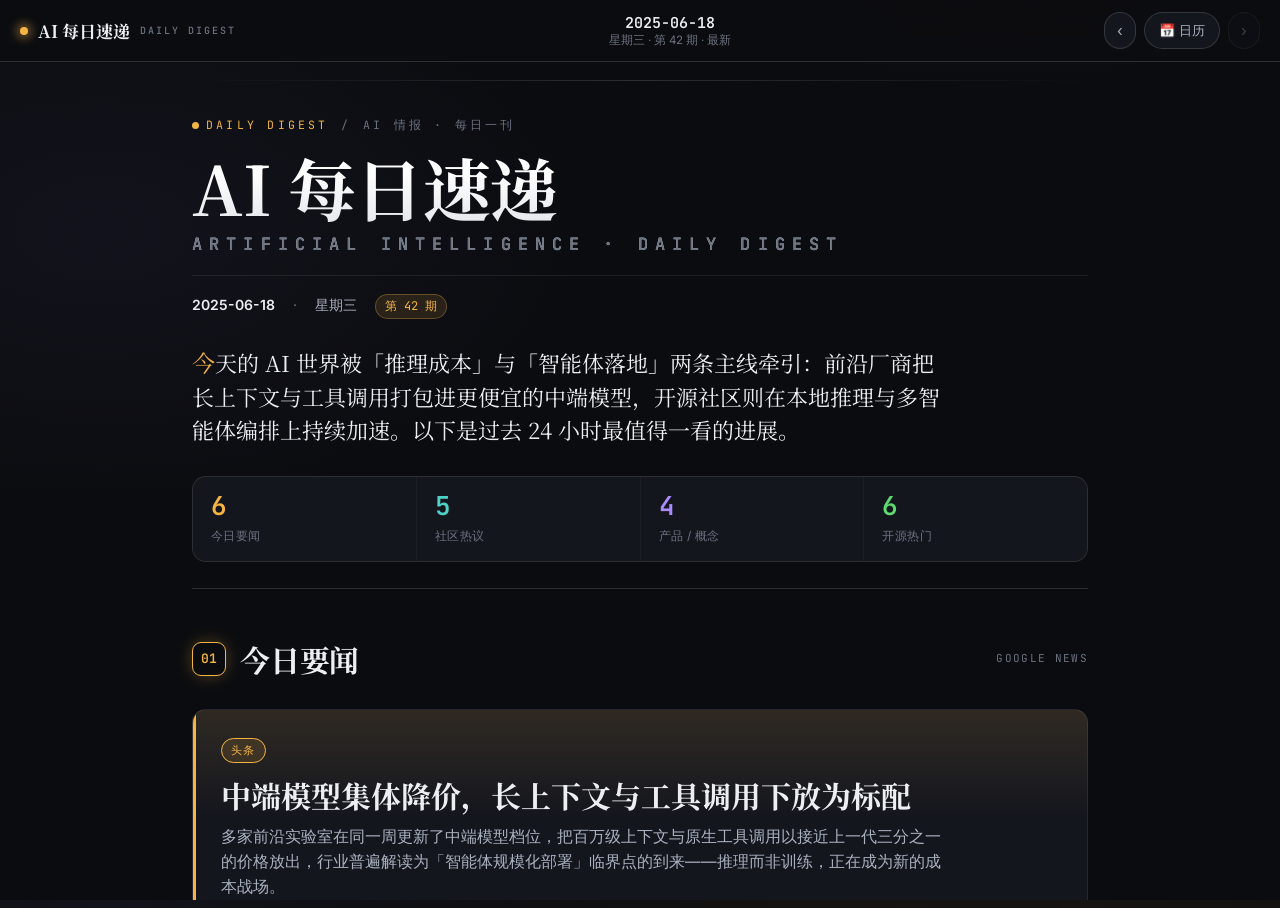
<file: daily-digest/web/index.html>
<!DOCTYPE html>
<html lang="zh-CN">
<head>
<meta charset="UTF-8">
<meta name="viewport" content="width=device-width, initial-scale=1.0">
<title>AI 每日速递 · Daily Digest</title>
<meta name="description" content="每天一刊的 AI 情报速递：要闻、社区热议、产品概念与开源热门。">
<link href="https://fonts.googleapis.com/css2?family=Inter:wght@400;500;600;700&family=Noto+Serif+SC:wght@500;700&family=JetBrains+Mono:wght@400;500;600&display=swap" rel="stylesheet">
<link rel="stylesheet" href="assets/digest.css">
<style>
  html, body { height: 100%; }
  body { display: flex; flex-direction: column; overflow: hidden; }

  /* top control bar */
  .vbar {
    flex: none; display: flex; align-items: center; gap: 14px;
    padding: 12px 20px; border-bottom: 1px solid var(--line-2);
    background: rgba(11,12,16,.86); backdrop-filter: blur(14px);
    z-index: 20;
  }
  .vbar .brand {
    display: flex; align-items: center; gap: 10px; font-family: var(--serif);
    font-weight: 700; font-size: 17px; white-space: nowrap;
  }
  .vbar .brand .pulse {
    width: 8px; height: 8px; border-radius: 50%; background: var(--gold);
    box-shadow: 0 0 12px 1px var(--gold);
  }
  .vbar .brand .en { font-family: var(--mono); font-size: 10px; letter-spacing:.2em; color: var(--ink-faint); font-weight: 500; }
  .vbar .now { display: flex; flex-direction: column; line-height: 1.2; margin: 0 auto; text-align: center; }
  .vbar .now #vTitle { font-family: var(--mono); font-size: 15px; font-weight: 600; }
  .vbar .now #vSub { font-size: 11.5px; color: var(--ink-faint); margin-top: 2px; }
  .vbtn {
    display: inline-flex; align-items: center; gap: 7px; cursor: pointer;
    border: 1px solid var(--line-2); background: var(--panel); color: var(--ink-dim);
    border-radius: 999px; padding: 8px 14px; font-size: 13px; font-family: var(--sans);
    transition: all .16s ease;
  }
  .vbtn:hover:not(:disabled) { border-color: var(--gold); color: var(--gold); }
  .vbtn:disabled { opacity: .32; cursor: default; }
  .vbtn.icon { padding: 8px 12px; font-size: 15px; }
  .vbar .group { display: flex; gap: 8px; }

  /* iframe stage */
  .stage { flex: 1; position: relative; }
  #frame { width: 100%; height: 100%; border: 0; background: var(--bg); }

  /* calendar overlay */
  .cal-overlay {
    position: fixed; inset: 0; z-index: 50; display: none;
    align-items: flex-start; justify-content: center;
    background: rgba(5,6,9,.7); backdrop-filter: blur(6px);
    padding: 80px 20px;
  }
  .cal-overlay.open { display: flex; }
  .cal-panel {
    width: 100%; max-width: 460px; background: var(--panel-2);
    border: 1px solid var(--line-2); border-radius: 18px; padding: 22px;
    box-shadow: 0 30px 80px -20px rgba(0,0,0,.7);
    animation: pop .22s ease;
  }
  @keyframes pop { from { transform: translateY(-12px) scale(.98); opacity: 0; } }
  .cal-panel .ptop { display: flex; align-items: center; justify-content: space-between; margin-bottom: 14px; }
  .cal-panel .ptop h3 { font-family: var(--serif); margin: 0; font-size: 19px; }
  .cal-panel .ptop button { background: none; border: 0; color: var(--ink-faint); font-size: 22px; cursor: pointer; line-height: 1; }
  .cal-panel .ptop button:hover { color: var(--ink); }
  .cal-hint { font-size: 12px; color: var(--ink-faint); margin: 14px 2px 0; text-align: center; }
</style>
</head>
<body>

  <div class="vbar">
    <a class="brand" href="#"><span class="pulse"></span>AI 每日速递 <span class="en">DAILY&nbsp;DIGEST</span></a>
    <div class="now">
      <span id="vTitle">—</span>
      <span id="vSub"></span>
    </div>
    <div class="group">
      <button class="vbtn icon" id="vPrev" title="前一天 (←)">‹</button>
      <button class="vbtn" id="vCal">📅 日历</button>
      <button class="vbtn icon" id="vNext" title="后一天 (→)">›</button>
    </div>
  </div>

  <div class="stage">
    <iframe id="frame" title="日报内容"></iframe>
  </div>

  <div class="cal-overlay" id="calOverlay">
    <div class="cal-panel">
      <div class="ptop">
        <h3>📅 选择日期</h3>
        <button id="calClose" aria-label="关闭">×</button>
      </div>
      <div id="calBox"></div>
      <p class="cal-hint">高亮的日期表示当天有日报 · 点击查看</p>
    </div>
  </div>

<link rel="stylesheet" href="assets/calendar.css">
<script src="manifest.js"></script>
<script src="assets/calendar.js"></script>
<script src="assets/viewer.js"></script>
</body>
</html>
</file>
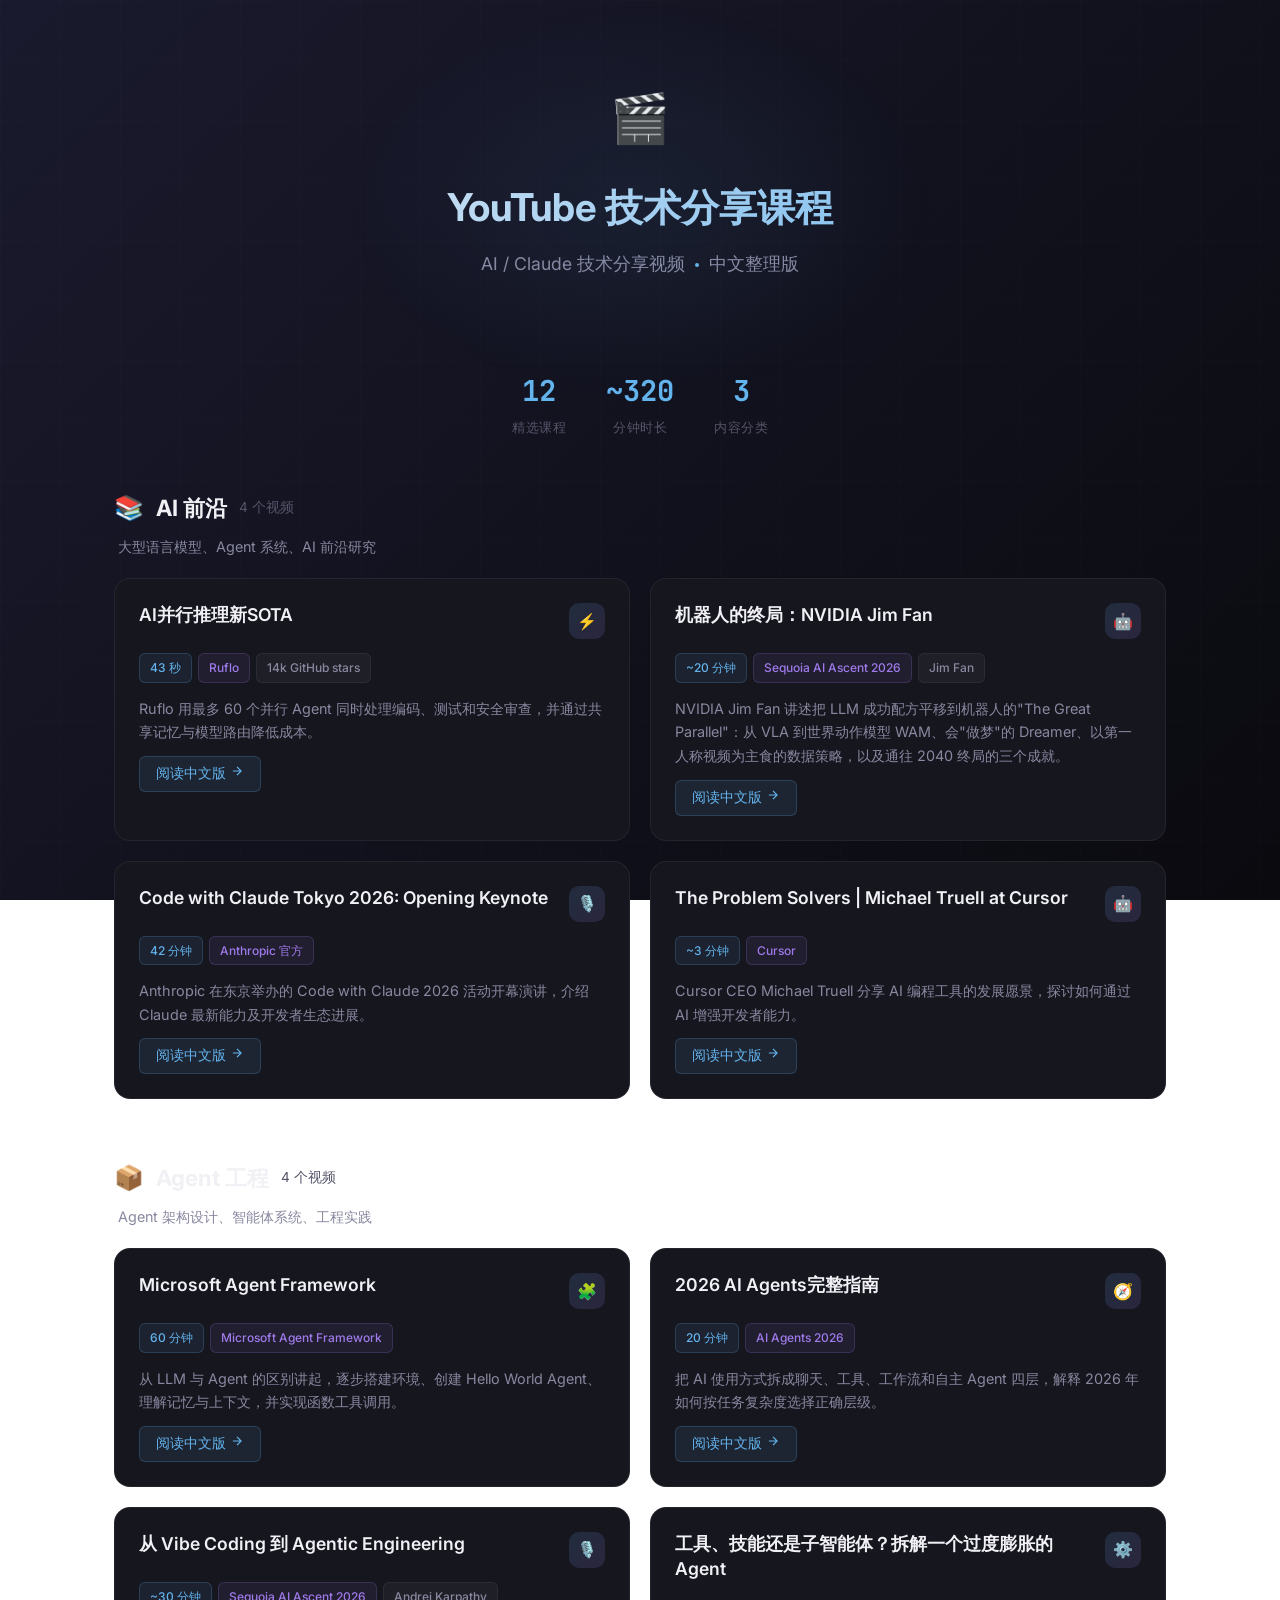
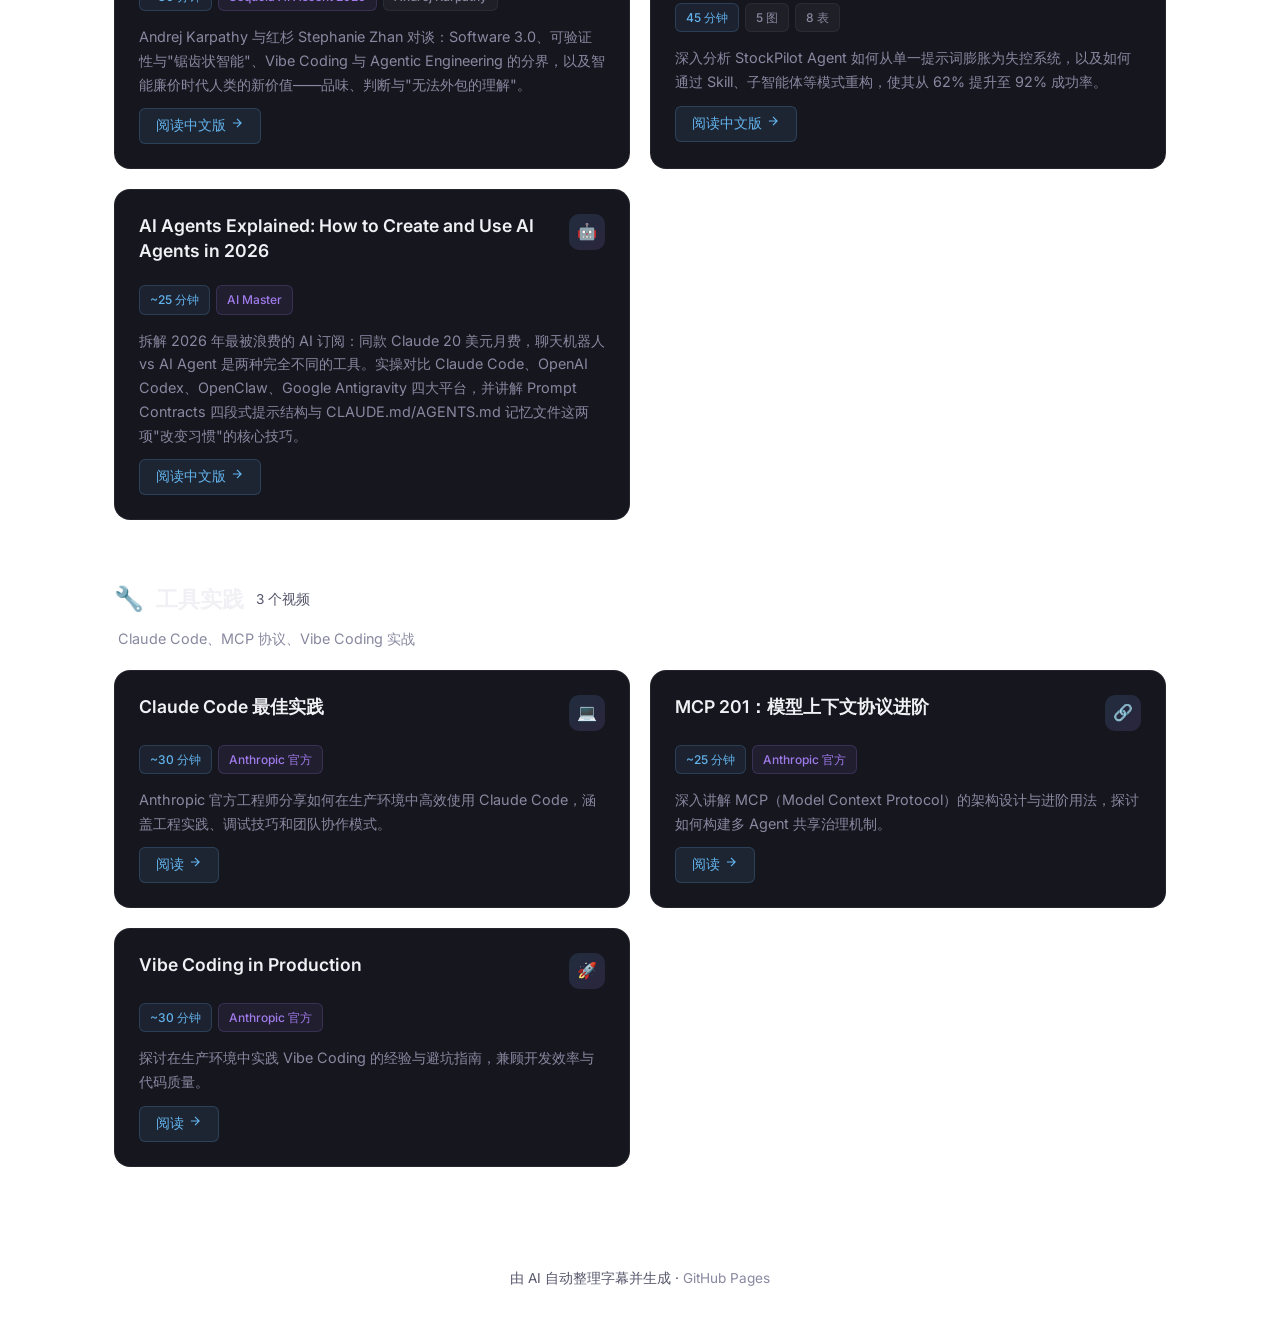
<file: .youtube-index-reference.html>
<!DOCTYPE html>
<html lang="zh-CN">
<head>
  <meta charset="UTF-8">
  <meta name="viewport" content="width=device-width, initial-scale=1.0">
  <title>YouTube 技术分享课程</title>
  <link rel="preconnect" href="https://fonts.googleapis.com">
  <link rel="preconnect" href="https://fonts.gstatic.com" crossorigin>
  <link href="https://fonts.googleapis.com/css2?family=Inter:wght@400;500;600;700&family=JetBrains+Mono:wght@400;500&display=swap" rel="stylesheet">
  <style>
    *, *::before, *::after { box-sizing: border-box; margin: 0; padding: 0; }
    
    :root {
      --bg-primary: #0a0a0f;
      --bg-secondary: #12121a;
      --bg-card: #16161f;
      --bg-card-hover: #1c1c28;
      --border-color: rgba(255, 255, 255, 0.06);
      --border-hover: rgba(99, 179, 237, 0.3);
      --text-primary: #f0f0f5;
      --text-secondary: #8888a0;
      --text-muted: #55556a;
      --accent-cyan: #63b3ed;
      --accent-blue: #4299e1;
      --accent-purple: #9f7aea;
      --gradient-start: #1a1a2e;
      --gradient-end: #0a0a0f;
    }
    
    body {
      font-family: 'Inter', -apple-system, BlinkMacSystemFont, 'Segoe UI', sans-serif;
      background: linear-gradient(135deg, var(--gradient-start) 0%, var(--gradient-end) 100%);
      background-attachment: fixed;
      color: var(--text-primary);
      min-height: 100vh;
      line-height: 1.6;
      max-width: 1100px;
      margin: 0 auto;
      padding: 0 24px;
    }
    
    /* Hero Section */
    .hero {
      padding: 80px 0 60px;
      text-align: center;
      position: relative;
    }
    
    .hero::before {
      content: '';
      position: absolute;
      top: 0;
      left: 50%;
      transform: translateX(-50%);
      width: 600px;
      height: 400px;
      background: radial-gradient(ellipse, rgba(99, 179, 237, 0.08) 0%, transparent 70%);
      pointer-events: none;
    }
    
    .hero-icon {
      font-size: 48px;
      margin-bottom: 20px;
      display: inline-block;
      animation: float 3s ease-in-out infinite;
    }
    
    @keyframes float {
      0%, 100% { transform: translateY(0); }
      50% { transform: translateY(-8px); }
    }
    
    .hero h1 {
      font-size: 2.4rem;
      font-weight: 700;
      margin-bottom: 12px;
      background: linear-gradient(135deg, var(--text-primary) 0%, var(--accent-cyan) 100%);
      -webkit-background-clip: text;
      -webkit-text-fill-color: transparent;
      background-clip: text;
    }
    
    .hero p {
      font-size: 1.1rem;
      color: var(--text-secondary);
      max-width: 500px;
      margin: 0 auto;
    }
    
    .hero p .dot {
      display: inline-block;
      width: 4px;
      height: 4px;
      background: var(--accent-cyan);
      border-radius: 50%;
      margin: 0 10px;
      vertical-align: middle;
    }
    
    /* Stats Bar */
    .stats-bar {
      display: flex;
      justify-content: center;
      gap: 40px;
      margin: 30px 0 50px;
      flex-wrap: wrap;
    }
    
    .stat-item {
      text-align: center;
    }
    
    .stat-value {
      font-size: 1.8rem;
      font-weight: 700;
      color: var(--accent-cyan);
      font-family: 'JetBrains Mono', monospace;
    }
    
    .stat-label {
      font-size: 0.8rem;
      color: var(--text-muted);
      text-transform: uppercase;
      letter-spacing: 0.5px;
      margin-top: 4px;
    }
    
    /* Category Section */
    .category-section {
      margin-bottom: 60px;
    }
    
    .section-header {
      display: flex;
      align-items: center;
      gap: 12px;
      margin-bottom: 8px;
    }
    
    .section-emoji {
      font-size: 1.5rem;
    }
    
    .section-title {
      font-size: 1.4rem;
      font-weight: 700;
      color: var(--text-primary);
    }
    
    .section-count {
      font-size: 0.85rem;
      color: var(--text-muted);
      font-weight: 400;
    }
    
    .section-desc {
      color: var(--text-secondary);
      font-size: 0.9rem;
      margin-bottom: 20px;
      padding-left: 4px;
    }
    
    /* Cards Grid */
    .cards-grid {
      display: grid;
      grid-template-columns: repeat(auto-fill, minmax(340px, 1fr));
      gap: 20px;
    }
    
    .video-card {
      background: var(--bg-card);
      border: 1px solid var(--border-color);
      border-radius: 16px;
      padding: 24px;
      transition: all 0.3s cubic-bezier(0.4, 0, 0.2, 1);
      position: relative;
      overflow: hidden;
    }
    
    .video-card::before {
      content: '';
      position: absolute;
      top: 0;
      left: 0;
      right: 0;
      height: 2px;
      background: linear-gradient(90deg, var(--accent-cyan), var(--accent-purple));
      opacity: 0;
      transition: opacity 0.3s ease;
    }
    
    .video-card:hover {
      background: var(--bg-card-hover);
      border-color: var(--border-hover);
      transform: translateY(-4px);
      box-shadow: 0 20px 40px rgba(0, 0, 0, 0.3), 
                  0 0 0 1px rgba(99, 179, 237, 0.1);
    }
    
    .video-card:hover::before {
      opacity: 1;
    }
    
    .card-header {
      display: flex;
      align-items: flex-start;
      justify-content: space-between;
      margin-bottom: 14px;
    }
    
    .card-title {
      font-size: 1.05rem;
      font-weight: 600;
      color: var(--text-primary);
      line-height: 1.4;
      flex: 1;
      padding-right: 12px;
    }
    
    .card-icon {
      width: 36px;
      height: 36px;
      background: linear-gradient(135deg, rgba(99, 179, 237, 0.15), rgba(159, 122, 234, 0.15));
      border-radius: 10px;
      display: flex;
      align-items: center;
      justify-content: center;
      font-size: 16px;
      flex-shrink: 0;
    }
    
    .badges {
      display: flex;
      flex-wrap: wrap;
      gap: 6px;
      margin-bottom: 14px;
    }
    
    .badge {
      display: inline-flex;
      align-items: center;
      gap: 4px;
      background: rgba(255, 255, 255, 0.04);
      border: 1px solid rgba(255, 255, 255, 0.06);
      color: var(--text-secondary);
      padding: 4px 10px;
      border-radius: 6px;
      font-size: 0.75rem;
      font-weight: 500;
      transition: all 0.2s ease;
    }
    
    .badge-time {
      color: var(--accent-cyan);
      border-color: rgba(99, 179, 237, 0.2);
      background: rgba(99, 179, 237, 0.08);
    }
    
    .badge-source {
      color: var(--accent-purple);
      border-color: rgba(159, 122, 234, 0.2);
      background: rgba(159, 122, 234, 0.08);
    }
    
    .video-card:hover .badge {
      border-color: rgba(255, 255, 255, 0.1);
    }
    
    .card-desc {
      color: var(--text-secondary);
      font-size: 0.875rem;
      line-height: 1.65;
      margin-bottom: 18px;
    }
    
    .card-link {
      display: inline-flex;
      align-items: center;
      gap: 6px;
      color: var(--accent-cyan);
      text-decoration: none;
      font-size: 0.875rem;
      font-weight: 500;
      padding: 8px 16px;
      background: rgba(99, 179, 237, 0.1);
      border: 1px solid rgba(99, 179, 237, 0.2);
      border-radius: 8px;
      transition: all 0.2s ease;
    }
    
    .card-link:hover {
      background: rgba(99, 179, 237, 0.2);
      border-color: rgba(99, 179, 237, 0.4);
      transform: translateX(2px);
    }
    
    .card-link svg {
      width: 14px;
      height: 14px;
      transition: transform 0.2s ease;
    }
    
    .card-link:hover svg {
      transform: translateX(2px);
    }
    
    /* Footer */
    footer {
      text-align: center;
      padding: 40px 0 50px;
      color: var(--text-muted);
      font-size: 0.85rem;
      border-top: 1px solid var(--border-color);
      margin-top: 20px;
    }
    
    footer a {
      color: var(--text-secondary);
      text-decoration: none;
      transition: color 0.2s ease;
    }
    
    footer a:hover {
      color: var(--accent-cyan);
    }
    
    /* Responsive */
    @media (max-width: 768px) {
      .hero { padding: 50px 0 40px; }
      .hero h1 { font-size: 1.8rem; }
      .hero-icon { font-size: 36px; }
      .stats-bar { gap: 24px; margin: 20px 0 40px; }
      .cards-grid { grid-template-columns: 1fr; gap: 16px; }
      .video-card { padding: 20px; }
    }
    
    /* Subtle grid pattern overlay */
    body::before {
      content: '';
      position: fixed;
      top: 0;
      left: 0;
      width: 100%;
      height: 100%;
      background-image: 
        linear-gradient(rgba(255,255,255,0.01) 1px, transparent 1px),
        linear-gradient(90deg, rgba(255,255,255,0.01) 1px, transparent 1px);
      background-size: 60px 60px;
      pointer-events: none;
      z-index: 0;
    }
    
    /* Additional styles for simple card structure (backward compatibility) */
    .video-card h2 {
      margin: 0 0 8px;
      color: var(--text-primary);
      font-size: 1.1em;
      font-weight: 600;
    }
    
    .video-card p {
      margin: 0 0 12px;
      color: var(--text-secondary);
      font-size: 0.9em;
    }
    
    .video-card .desc {
      color: var(--text-secondary);
      font-size: 0.85em;
      margin-top: 8px;
      line-height: 1.5;
    }
    
    .video-card a {
      background: rgba(99, 179, 237, 0.1);
      color: var(--accent-cyan);
      text-decoration: none;
      padding: 6px 16px;
      border-radius: 6px;
      font-size: 0.85em;
      border: 1px solid rgba(99, 179, 237, 0.2);
      display: inline-block;
      transition: all 0.2s ease;
    }
    
    .video-card a:hover {
      background: rgba(99, 179, 237, 0.2);
      border-color: rgba(99, 179, 237, 0.4);
    }
  </style>
</head>
<body>
  <header class="hero">
    <div class="hero-icon">🎬</div>
    <h1>YouTube 技术分享课程</h1>
    <p>AI / Claude 技术分享视频<span class="dot"></span>中文整理版</p>
  </header>

  <div class="stats-bar">
    <div class="stat-item">
      <div class="stat-value">12</div>
      <div class="stat-label">精选课程</div>
    </div>
    <div class="stat-item">
      <div class="stat-value">~320</div>
      <div class="stat-label">分钟时长</div>
    </div>
    <div class="stat-item">
      <div class="stat-value">3</div>
      <div class="stat-label">内容分类</div>
    </div>
  </div>

  <!-- AI 前沿 -->
  <section class="category-section">
    <div class="section-header">
      <span class="section-emoji">📚</span>
      <h2 class="section-title">AI 前沿</h2>
      <span class="section-count">4 个视频</span>
    </div>
    <p class="section-desc">大型语言模型、Agent 系统、AI 前沿研究</p>
    <div class="cards-grid">
      <div class="video-card">
        <div class="card-header">
          <h2 class="card-title">AI并行推理新SOTA</h2>
          <div class="card-icon">⚡</div>
        </div>
        <div class="badges">
          <span class="badge badge-time">43 秒</span>
          <span class="badge badge-source">Ruflo</span>
          <span class="badge">14k GitHub stars</span>
        </div>
        <p class="card-desc">Ruflo 用最多 60 个并行 Agent 同时处理编码、测试和安全审查，并通过共享记忆与模型路由降低成本。</p>
        <a href="QJG2nA2_Xko.html" class="card-link">阅读中文版 <svg viewBox="0 0 24 24" fill="none" stroke="currentColor" stroke-width="2"><path d="M5 12h14M12 5l7 7-7 7"/></svg></a>
      </div>

      <div class="video-card">
        <div class="card-header">
          <h2 class="card-title">机器人的终局：NVIDIA Jim Fan</h2>
          <div class="card-icon">🤖</div>
        </div>
        <div class="badges">
          <span class="badge badge-time">~20 分钟</span>
          <span class="badge badge-source">Sequoia AI Ascent 2026</span>
          <span class="badge">Jim Fan</span>
        </div>
        <p class="card-desc">NVIDIA Jim Fan 讲述把 LLM 成功配方平移到机器人的"The Great Parallel"：从 VLA 到世界动作模型 WAM、会"做梦"的 Dreamer、以第一人称视频为主食的数据策略，以及通往 2040 终局的三个成就。</p>
        <a href="3Y8aq_ofEVs.html" class="card-link">阅读中文版 <svg viewBox="0 0 24 24" fill="none" stroke="currentColor" stroke-width="2"><path d="M5 12h14M12 5l7 7-7 7"/></svg></a>
      </div>

      <div class="video-card">
        <div class="card-header">
          <h2 class="card-title">Code with Claude Tokyo 2026: Opening Keynote</h2>
          <div class="card-icon">🎙️</div>
        </div>
        <div class="badges">
          <span class="badge badge-time">42 分钟</span>
          <span class="badge badge-source">Anthropic 官方</span>
        </div>
        <p class="card-desc">Anthropic 在东京举办的 Code with Claude 2026 活动开幕演讲，介绍 Claude 最新能力及开发者生态进展。</p>
        <a href="N4efO8viXXo.html" class="card-link">阅读中文版 <svg viewBox="0 0 24 24" fill="none" stroke="currentColor" stroke-width="2"><path d="M5 12h14M12 5l7 7-7 7"/></svg></a>
      </div>

      <div class="video-card">
        <div class="card-header">
          <h2 class="card-title">The Problem Solvers | Michael Truell at Cursor</h2>
          <div class="card-icon">🤖</div>
        </div>
        <div class="badges">
          <span class="badge badge-time">~3 分钟</span>
          <span class="badge badge-source">Cursor</span>
        </div>
        <p class="card-desc">Cursor CEO Michael Truell 分享 AI 编程工具的发展愿景，探讨如何通过 AI 增强开发者能力。</p>
        <a href="8NVZMRyCrn4.html" class="card-link">阅读中文版 <svg viewBox="0 0 24 24" fill="none" stroke="currentColor" stroke-width="2"><path d="M5 12h14M12 5l7 7-7 7"/></svg></a>
      </div>
    </div>
  </section>

  <!-- Agent 工程 -->
  <section class="category-section">
    <div class="section-header">
      <span class="section-emoji">📦</span>
      <h2 class="section-title">Agent 工程</h2>
      <span class="section-count">4 个视频</span>
    </div>
    <p class="section-desc">Agent 架构设计、智能体系统、工程实践</p>
    <div class="cards-grid">
      <div class="video-card">
        <div class="card-header">
          <h2 class="card-title">Microsoft Agent Framework</h2>
          <div class="card-icon">🧩</div>
        </div>
        <div class="badges">
          <span class="badge badge-time">60 分钟</span>
          <span class="badge badge-source">Microsoft Agent Framework</span>
        </div>
        <p class="card-desc">从 LLM 与 Agent 的区别讲起，逐步搭建环境、创建 Hello World Agent、理解记忆与上下文，并实现函数工具调用。</p>
        <a href="EAeUiipzCTE.html" class="card-link">阅读中文版 <svg viewBox="0 0 24 24" fill="none" stroke="currentColor" stroke-width="2"><path d="M5 12h14M12 5l7 7-7 7"/></svg></a>
      </div>

      <div class="video-card">
        <div class="card-header">
          <h2 class="card-title">2026 AI Agents完整指南</h2>
          <div class="card-icon">🧭</div>
        </div>
        <div class="badges">
          <span class="badge badge-time">20 分钟</span>
          <span class="badge badge-source">AI Agents 2026</span>
        </div>
        <p class="card-desc">把 AI 使用方式拆成聊天、工具、工作流和自主 Agent 四层，解释 2026 年如何按任务复杂度选择正确层级。</p>
        <a href="LNkAW4SSgdY.html" class="card-link">阅读中文版 <svg viewBox="0 0 24 24" fill="none" stroke="currentColor" stroke-width="2"><path d="M5 12h14M12 5l7 7-7 7"/></svg></a>
      </div>

      <div class="video-card">
        <div class="card-header">
          <h2 class="card-title">从 Vibe Coding 到 Agentic Engineering</h2>
          <div class="card-icon">🎙️</div>
        </div>
        <div class="badges">
          <span class="badge badge-time">~30 分钟</span>
          <span class="badge badge-source">Sequoia AI Ascent 2026</span>
          <span class="badge">Andrej Karpathy</span>
        </div>
        <p class="card-desc">Andrej Karpathy 与红杉 Stephanie Zhan 对谈：Software 3.0、可验证性与"锯齿状智能"、Vibe Coding 与 Agentic Engineering 的分界，以及智能廉价时代人类的新价值——品味、判断与"无法外包的理解"。</p>
        <a href="96jN2OCOfLs.html" class="card-link">阅读中文版 <svg viewBox="0 0 24 24" fill="none" stroke="currentColor" stroke-width="2"><path d="M5 12h14M12 5l7 7-7 7"/></svg></a>
      </div>

      <div class="video-card">
        <div class="card-header">
          <h2 class="card-title">工具、技能还是子智能体？拆解一个过度膨胀的 Agent</h2>
          <div class="card-icon">⚙️</div>
        </div>
        <div class="badges">
          <span class="badge badge-time">45 分钟</span>
          <span class="badge">5 图</span>
          <span class="badge">8 表</span>
        </div>
        <p class="card-desc">深入分析 StockPilot Agent 如何从单一提示词膨胀为失控系统，以及如何通过 Skill、子智能体等模式重构，使其从 62% 提升至 92% 成功率。</p>
        <a href="mWvtOHlZM-I.html" class="card-link">阅读中文版 <svg viewBox="0 0 24 24" fill="none" stroke="currentColor" stroke-width="2"><path d="M5 12h14M12 5l7 7-7 7"/></svg></a>
      </div>

      <div class="video-card">
        <div class="card-header">
          <h2 class="card-title">AI Agents Explained: How to Create and Use AI Agents in 2026</h2>
          <div class="card-icon">🤖</div>
        </div>
        <div class="badges">
          <span class="badge badge-time">~25 分钟</span>
          <span class="badge badge-source">AI Master</span>
        </div>
        <p class="card-desc">拆解 2026 年最被浪费的 AI 订阅：同款 Claude 20 美元月费，聊天机器人 vs AI Agent 是两种完全不同的工具。实操对比 Claude Code、OpenAI Codex、OpenClaw、Google Antigravity 四大平台，并讲解 Prompt Contracts 四段式提示结构与 CLAUDE.md/AGENTS.md 记忆文件这两项"改变习惯"的核心技巧。</p>
        <a href="4TvH-OZhwxI.html" class="card-link">阅读中文版 <svg viewBox="0 0 24 24" fill="none" stroke="currentColor" stroke-width="2"><path d="M5 12h14M12 5l7 7-7 7"/></svg></a>
      </div>
    </div>
  </section>

  <!-- 工具实践 -->
  <section class="category-section">
    <div class="section-header">
      <span class="section-emoji">🔧</span>
      <h2 class="section-title">工具实践</h2>
      <span class="section-count">3 个视频</span>
    </div>
    <p class="section-desc">Claude Code、MCP 协议、Vibe Coding 实战</p>
    <div class="cards-grid">
      <div class="video-card">
        <div class="card-header">
          <h2 class="card-title">Claude Code 最佳实践</h2>
          <div class="card-icon">💻</div>
        </div>
        <div class="badges">
          <span class="badge badge-time">~30 分钟</span>
          <span class="badge badge-source">Anthropic 官方</span>
        </div>
        <p class="card-desc">Anthropic 官方工程师分享如何在生产环境中高效使用 Claude Code，涵盖工程实践、调试技巧和团队协作模式。</p>
        <a href="gv0WHhKelSE.html" class="card-link">阅读 <svg viewBox="0 0 24 24" fill="none" stroke="currentColor" stroke-width="2"><path d="M5 12h14M12 5l7 7-7 7"/></svg></a>
      </div>

      <div class="video-card">
        <div class="card-header">
          <h2 class="card-title">MCP 201：模型上下文协议进阶</h2>
          <div class="card-icon">🔗</div>
        </div>
        <div class="badges">
          <span class="badge badge-time">~25 分钟</span>
          <span class="badge badge-source">Anthropic 官方</span>
        </div>
        <p class="card-desc">深入讲解 MCP（Model Context Protocol）的架构设计与进阶用法，探讨如何构建多 Agent 共享治理机制。</p>
        <a href="HNzH5Us1Rvg.html" class="card-link">阅读 <svg viewBox="0 0 24 24" fill="none" stroke="currentColor" stroke-width="2"><path d="M5 12h14M12 5l7 7-7 7"/></svg></a>
      </div>

      <div class="video-card">
        <div class="card-header">
          <h2 class="card-title">Vibe Coding in Production</h2>
          <div class="card-icon">🚀</div>
        </div>
        <div class="badges">
          <span class="badge badge-time">~30 分钟</span>
          <span class="badge badge-source">Anthropic 官方</span>
        </div>
        <p class="card-desc">探讨在生产环境中实践 Vibe Coding 的经验与避坑指南，兼顾开发效率与代码质量。</p>
        <a href="fHWFF_pnqDk.html" class="card-link">阅读 <svg viewBox="0 0 24 24" fill="none" stroke="currentColor" stroke-width="2"><path d="M5 12h14M12 5l7 7-7 7"/></svg></a>
      </div>
    </div>
  </section>

  <footer>
    由 AI 自动整理字幕并生成 · 
    <a href="https://github.com/classmatexiaoming96-ux/classmatexiaoming96-ux.github.io">GitHub Pages</a>
  </footer>
</body>
</html>
</file>
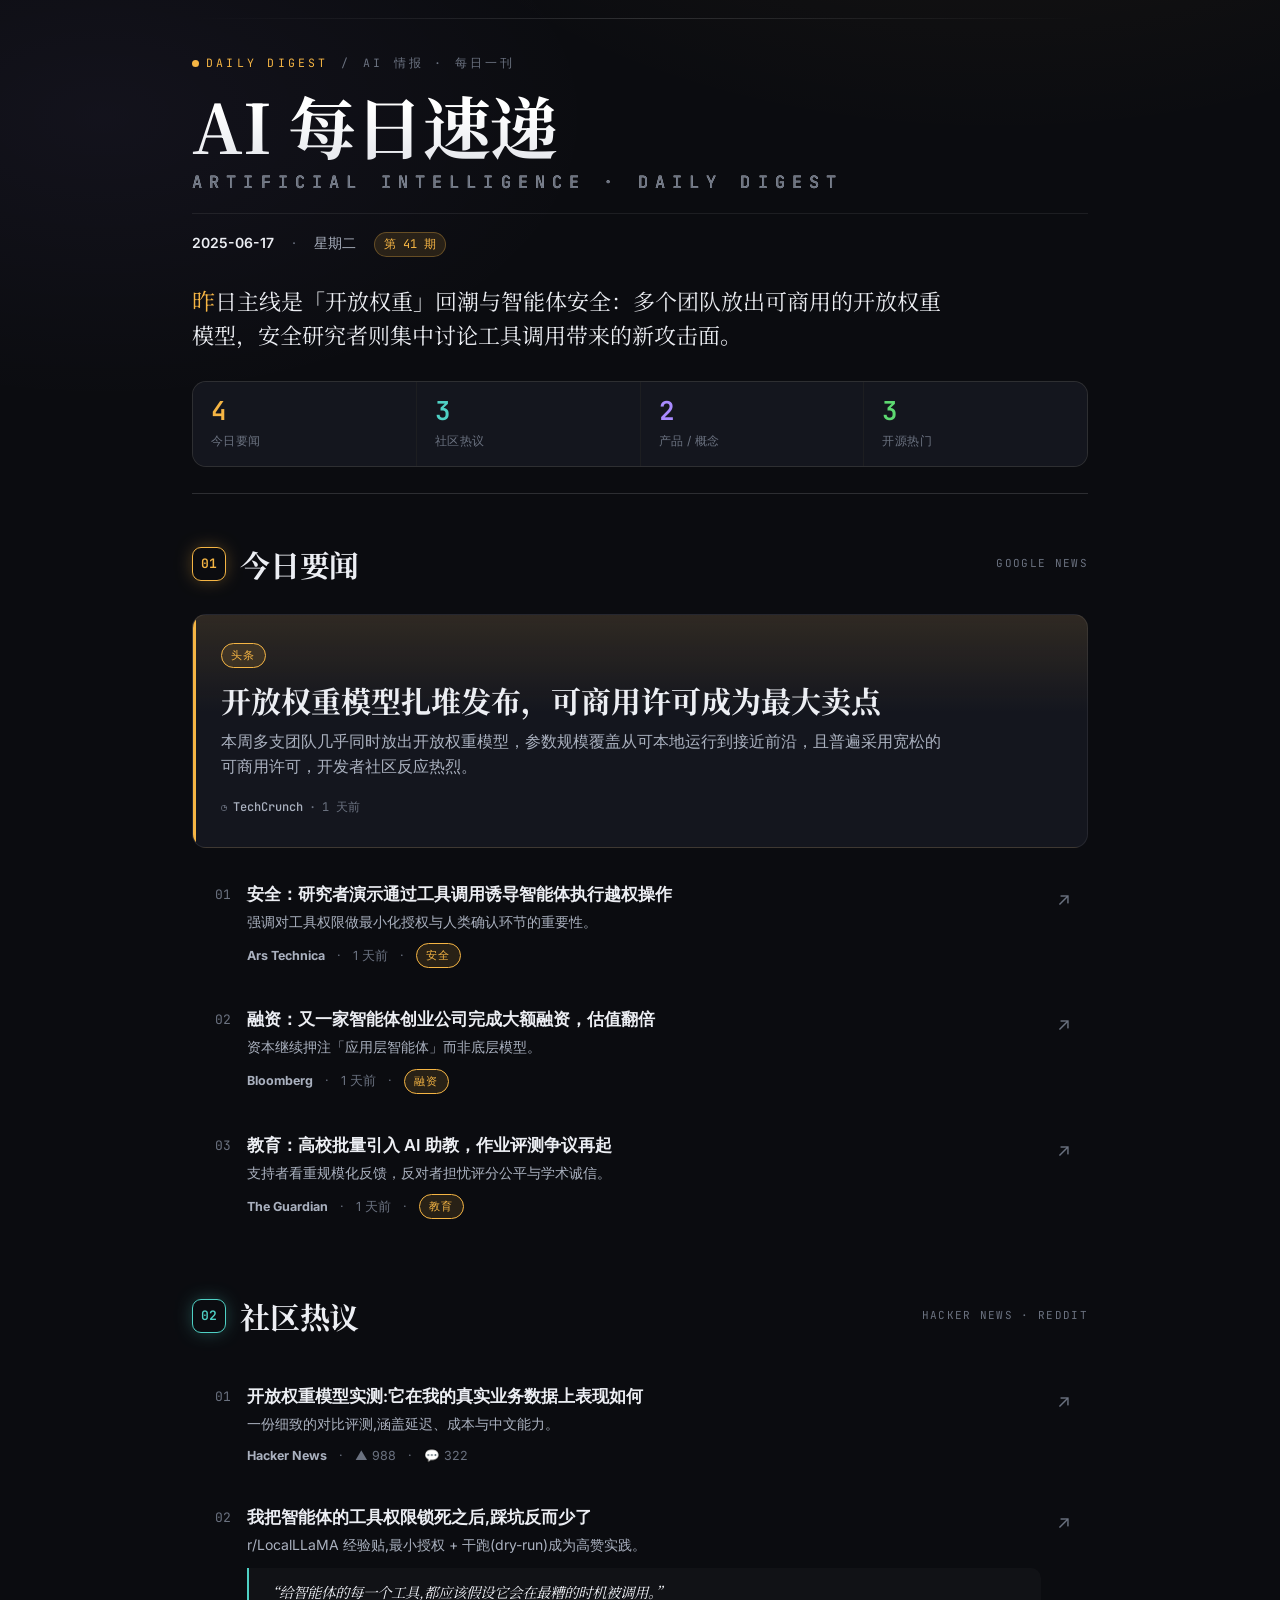
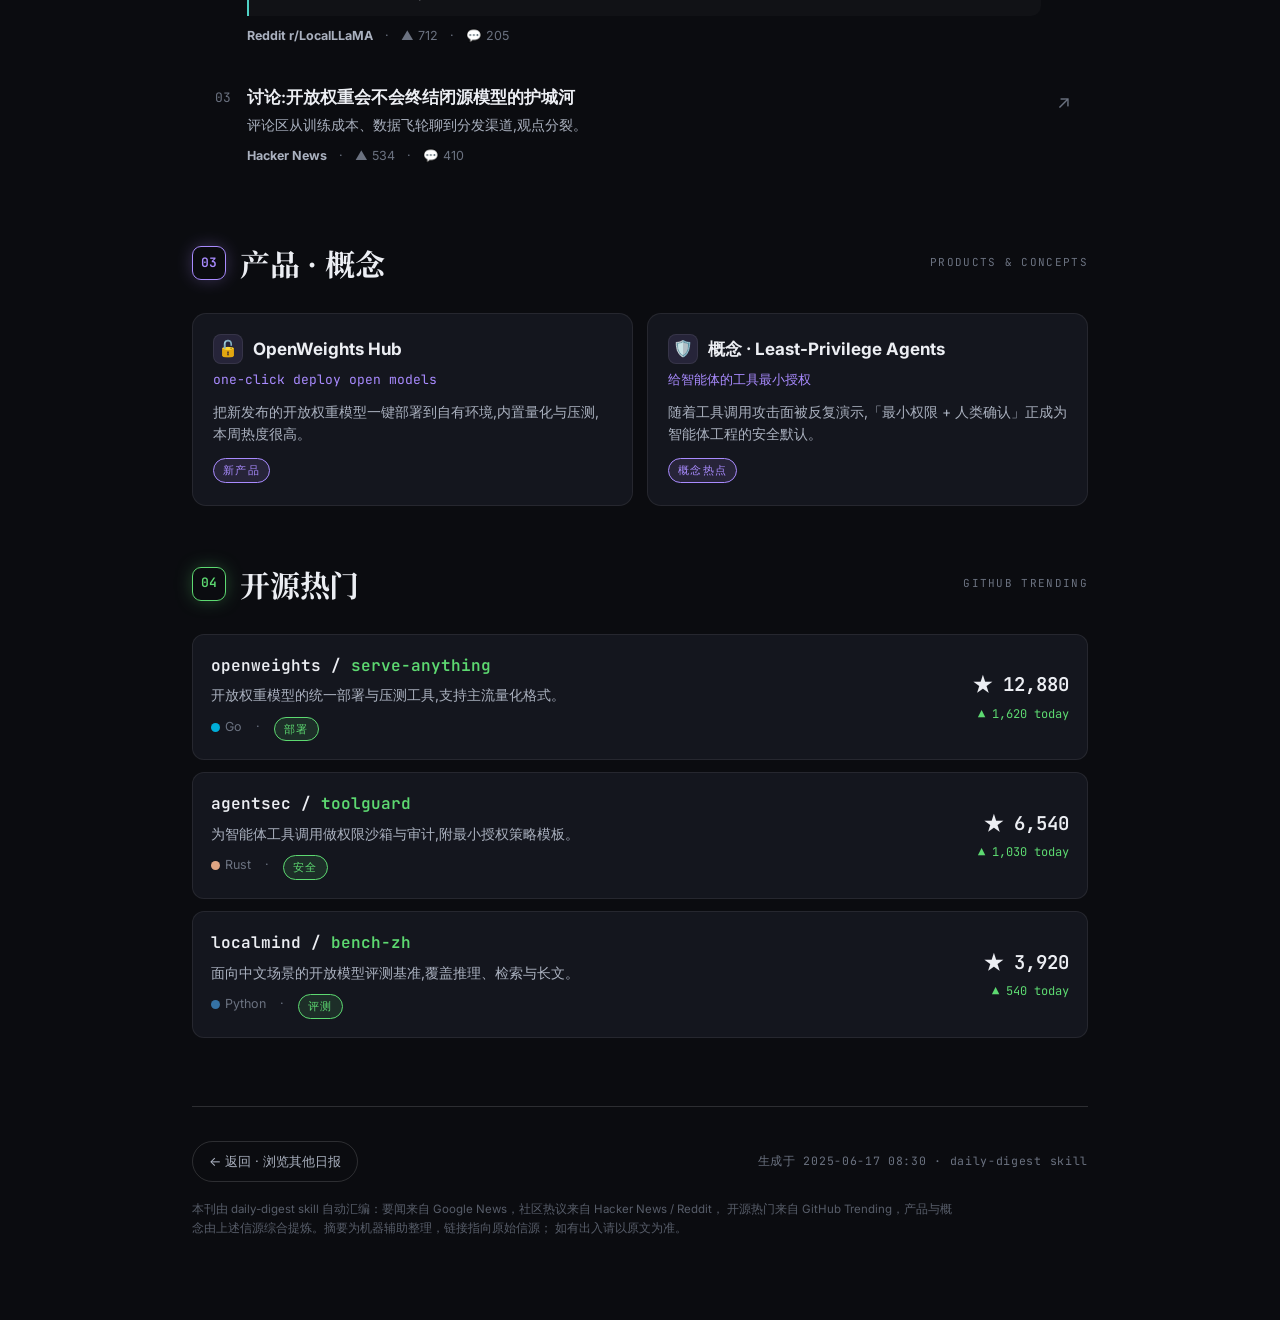
<file: daily-digest/web/2025-06-17.html>
<!DOCTYPE html>
<html lang="zh-CN">
<head>
<meta charset="UTF-8">
<meta name="viewport" content="width=device-width, initial-scale=1.0">
<title>AI 每日速递 · 2025-06-17</title>
<meta name="description" content="昨日主线是「开放权重」回潮与智能体安全：多个团队放出可商用的开放权重模型，安全研究者则集中讨论工具调用带来的新攻击面。">
<link rel="preconnect" href="https://fonts.googleapis.com">
<link rel="preconnect" href="https://fonts.gstatic.com" crossorigin>
<link href="https://fonts.googleapis.com/css2?family=Inter:wght@400;500;600;700&family=Noto+Serif+SC:wght@500;700&family=JetBrains+Mono:wght@400;500;600&display=swap" rel="stylesheet">
<link rel="stylesheet" href="assets/digest.css">
</head>
<body>
<main class="wrap">

  <!-- ===== MASTHEAD ===== -->
  <header class="masthead">
    <div class="mh-kicker">
      <span class="live"><span class="pulse"></span>DAILY DIGEST</span>
      <span class="sep">/</span>
      <span>AI 情报 · 每日一刊</span>
    </div>
    <h1 class="mh-title">AI 每日速递<span class="en">Artificial Intelligence · Daily Digest</span></h1>
    <div class="mh-meta">
      <span class="date">2025-06-17</span>
      <span class="sep">·</span>
      <span>星期二</span>
      <span class="edition">第 41 期</span>
    </div>
    <p class="mh-intro">昨日主线是「开放权重」回潮与智能体安全：多个团队放出可商用的开放权重模型，安全研究者则集中讨论工具调用带来的新攻击面。</p>
    <div class="stats">
      <div class="stat"><div class="n">4</div><div class="l">今日要闻</div></div>
      <div class="stat"><div class="n">3</div><div class="l">社区热议</div></div>
      <div class="stat"><div class="n">2</div><div class="l">产品 / 概念</div></div>
      <div class="stat"><div class="n">3</div><div class="l">开源热门</div></div>
    </div>
  </header>

  <section class="sec reveal" style="--accent:var(--gold);--accent-soft:rgba(245,181,68,.12)">
    <div class="sec-head"><span class="sec-no">01</span><h2>今日要闻</h2><span class="sec-meta">Google News</span></div>
    <a class="lead" href="https://news.google.com/search?q=open%20weight%20model%20release" target="_blank" rel="noopener">
      <span class="tag">头条</span>
      <h3>开放权重模型扎堆发布，可商用许可成为最大卖点</h3>
      <p>本周多支团队几乎同时放出开放权重模型，参数规模覆盖从可本地运行到接近前沿，且普遍采用宽松的可商用许可，开发者社区反应热烈。</p>
      <div class="src">◷ <b>TechCrunch</b> <span class="dotsep">·</span> 1 天前</div>
    </a>
    <div class="rows">
      <a class="row" href="https://news.google.com/search?q=ai%20agent%20tool%20call%20security" target="_blank" rel="noopener">
        <div class="idx">01</div>
        <div class="body">
          <h4>安全：研究者演示通过工具调用诱导智能体执行越权操作</h4>
          <p>强调对工具权限做最小化授权与人类确认环节的重要性。</p>
          <div class="meta-line"><b style="color:var(--ink-dim)">Ars Technica</b> <span class="dotsep">·</span> 1 天前 <span class="dotsep">·</span> <span class="tag">安全</span></div>
        </div>
        <div class="arrow">↗</div>
      </a>
      <a class="row" href="https://news.google.com/search?q=ai%20agent%20startup%20funding" target="_blank" rel="noopener">
        <div class="idx">02</div>
        <div class="body">
          <h4>融资：又一家智能体创业公司完成大额融资，估值翻倍</h4>
          <p>资本继续押注「应用层智能体」而非底层模型。</p>
          <div class="meta-line"><b style="color:var(--ink-dim)">Bloomberg</b> <span class="dotsep">·</span> 1 天前 <span class="dotsep">·</span> <span class="tag">融资</span></div>
        </div>
        <div class="arrow">↗</div>
      </a>
      <a class="row" href="https://news.google.com/search?q=ai%20teaching%20assistant%20university" target="_blank" rel="noopener">
        <div class="idx">03</div>
        <div class="body">
          <h4>教育：高校批量引入 AI 助教，作业评测争议再起</h4>
          <p>支持者看重规模化反馈，反对者担忧评分公平与学术诚信。</p>
          <div class="meta-line"><b style="color:var(--ink-dim)">The Guardian</b> <span class="dotsep">·</span> 1 天前 <span class="dotsep">·</span> <span class="tag">教育</span></div>
        </div>
        <div class="arrow">↗</div>
      </a>
    </div>
  </section>

  <section class="sec reveal" style="--accent:var(--cyan);--accent-soft:rgba(79,209,197,.12)">
    <div class="sec-head"><span class="sec-no">02</span><h2>社区热议</h2><span class="sec-meta">Hacker News · Reddit</span></div>
    <div class="rows">
      <a class="row" href="https://news.ycombinator.com/item?id=00000010" target="_blank" rel="noopener">
        <div class="idx">01</div>
        <div class="body">
          <h4>开放权重模型实测:它在我的真实业务数据上表现如何</h4>
          <p>一份细致的对比评测,涵盖延迟、成本与中文能力。</p>
          <div class="meta-line"><b style="color:var(--ink-dim)">Hacker News</b> <span class="dotsep">·</span> ▲ 988 <span class="dotsep">·</span> 💬 322</div>
        </div>
        <div class="arrow">↗</div>
      </a>
      <a class="row" href="https://www.reddit.com/r/LocalLLaMA/" target="_blank" rel="noopener">
        <div class="idx">02</div>
        <div class="body">
          <h4>我把智能体的工具权限锁死之后,踩坑反而少了</h4>
          <p>r/LocalLLaMA 经验贴,最小授权 + 干跑(dry-run)成为高赞实践。</p>
          <div class="quote">“给智能体的每一个工具,都应该假设它会在最糟的时机被调用。”</div>
          <div class="meta-line"><b style="color:var(--ink-dim)">Reddit r/LocalLLaMA</b> <span class="dotsep">·</span> ▲ 712 <span class="dotsep">·</span> 💬 205</div>
        </div>
        <div class="arrow">↗</div>
      </a>
      <a class="row" href="https://news.ycombinator.com/item?id=00000011" target="_blank" rel="noopener">
        <div class="idx">03</div>
        <div class="body">
          <h4>讨论:开放权重会不会终结闭源模型的护城河</h4>
          <p>评论区从训练成本、数据飞轮聊到分发渠道,观点分裂。</p>
          <div class="meta-line"><b style="color:var(--ink-dim)">Hacker News</b> <span class="dotsep">·</span> ▲ 534 <span class="dotsep">·</span> 💬 410</div>
        </div>
        <div class="arrow">↗</div>
      </a>
    </div>
  </section>

  <section class="sec reveal" style="--accent:var(--violet);--accent-soft:rgba(169,139,255,.12)">
    <div class="sec-head"><span class="sec-no">03</span><h2>产品 · 概念</h2><span class="sec-meta">Products & Concepts</span></div>
    <div class="cards">
      <a class="card" href="https://news.ycombinator.com/show" target="_blank" rel="noopener">
        <div class="ct">
          <span class="ico">🔓</span>
          <h4>OpenWeights Hub</h4>
        </div>
        <p class="tagline">one-click deploy open models</p>
        <p>把新发布的开放权重模型一键部署到自有环境,内置量化与压测,本周热度很高。</p>
        <div><span class="tag">新产品</span></div>
      </a>
      <div class="card">
        <div class="ct">
          <span class="ico">🛡️</span>
          <h4>概念 · Least-Privilege Agents</h4>
        </div>
        <p class="tagline">给智能体的工具最小授权</p>
        <p>随着工具调用攻击面被反复演示,「最小权限 + 人类确认」正成为智能体工程的安全默认。</p>
        <div><span class="tag">概念热点</span></div>
      </div>
    </div>
  </section>

  <section class="sec reveal" style="--accent:var(--green);--accent-soft:rgba(93,217,113,.12)">
    <div class="sec-head"><span class="sec-no">04</span><h2>开源热门</h2><span class="sec-meta">GitHub Trending</span></div>
    <a class="repo" href="https://github.com/trending" target="_blank" rel="noopener">
      <div>
        <div class="name">openweights / <b>serve-anything</b></div>
        <div class="desc">开放权重模型的统一部署与压测工具,支持主流量化格式。</div>
        <div class="repo-meta"><span><span class="lang-dot" style="background:#00ADD8"></span>Go</span> <span class="dotsep">·</span> <span class="tag">部署</span></div>
      </div>
      <div class="stars">
        <div class="total">★ 12,880</div>
        <div class="today">▲ 1,620 today</div>
      </div>
    </a>
    <a class="repo" href="https://github.com/trending" target="_blank" rel="noopener">
      <div>
        <div class="name">agentsec / <b>toolguard</b></div>
        <div class="desc">为智能体工具调用做权限沙箱与审计,附最小授权策略模板。</div>
        <div class="repo-meta"><span><span class="lang-dot" style="background:#dea584"></span>Rust</span> <span class="dotsep">·</span> <span class="tag">安全</span></div>
      </div>
      <div class="stars">
        <div class="total">★ 6,540</div>
        <div class="today">▲ 1,030 today</div>
      </div>
    </a>
    <a class="repo" href="https://github.com/trending" target="_blank" rel="noopener">
      <div>
        <div class="name">localmind / <b>bench-zh</b></div>
        <div class="desc">面向中文场景的开放模型评测基准,覆盖推理、检索与长文。</div>
        <div class="repo-meta"><span><span class="lang-dot" style="background:#3572A5"></span>Python</span> <span class="dotsep">·</span> <span class="tag">评测</span></div>
      </div>
      <div class="stars">
        <div class="total">★ 3,920</div>
        <div class="today">▲ 540 today</div>
      </div>
    </a>
  </section>

  <!-- ===== FOOTER ===== -->
  <footer class="foot">
    <div class="foot-top">
      <a class="back" href="index.html">← 返回 · 浏览其他日报</a>
      <span class="made">生成于 2025-06-17 08:30 · daily-digest skill</span>
    </div>
    <p class="disclaimer">
      本刊由 daily-digest skill 自动汇编：要闻来自 Google News，社区热议来自 Hacker News / Reddit，
      开源热门来自 GitHub Trending，产品与概念由上述信源综合提炼。摘要为机器辅助整理，链接指向原始信源；
      如有出入请以原文为准。
    </p>
  </footer>

</main>
<script>
/* reveal on scroll */
(function () {
  var io = new IntersectionObserver(function (es) {
    es.forEach(function (e) { if (e.isIntersecting) { e.target.classList.add('in'); io.unobserve(e.target); } });
  }, { threshold: 0.1 });
  document.querySelectorAll('.reveal').forEach(function (el) { io.observe(el); });
}());
</script>
</body>
</html>
</file>
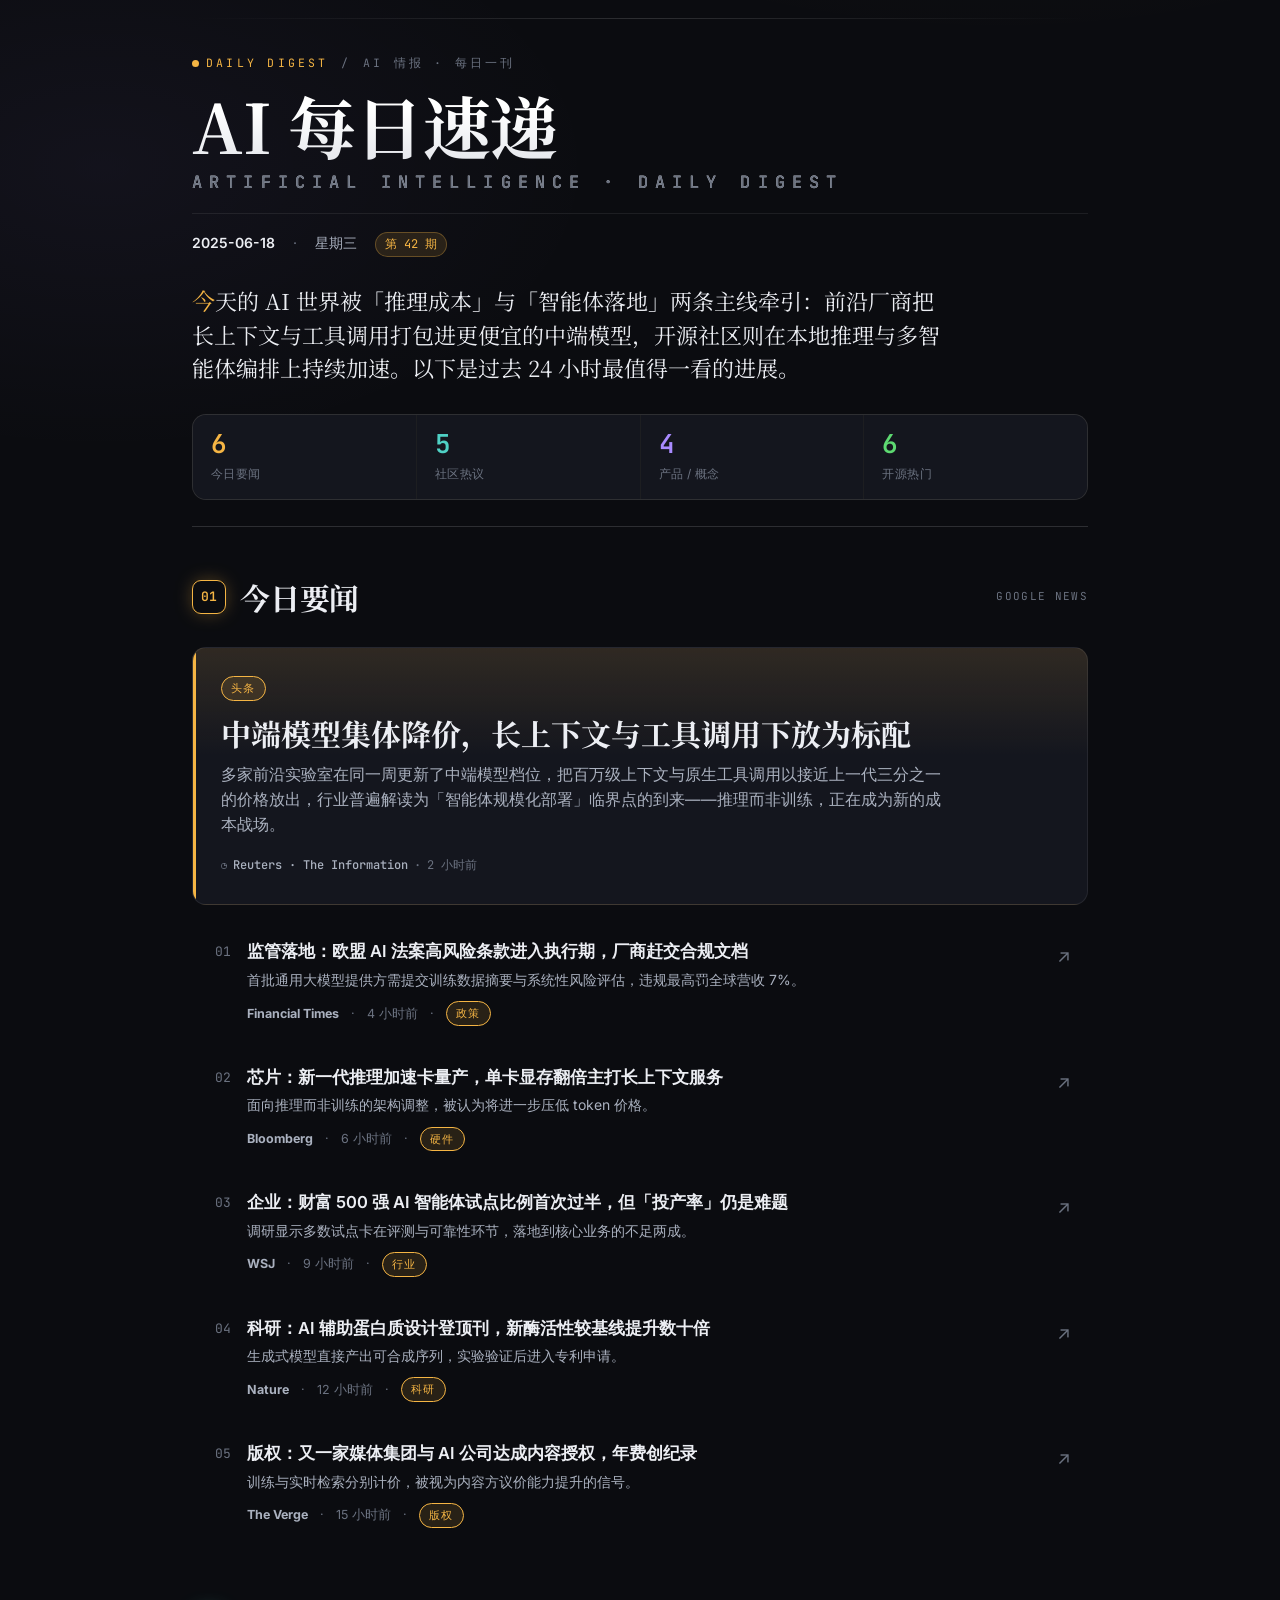
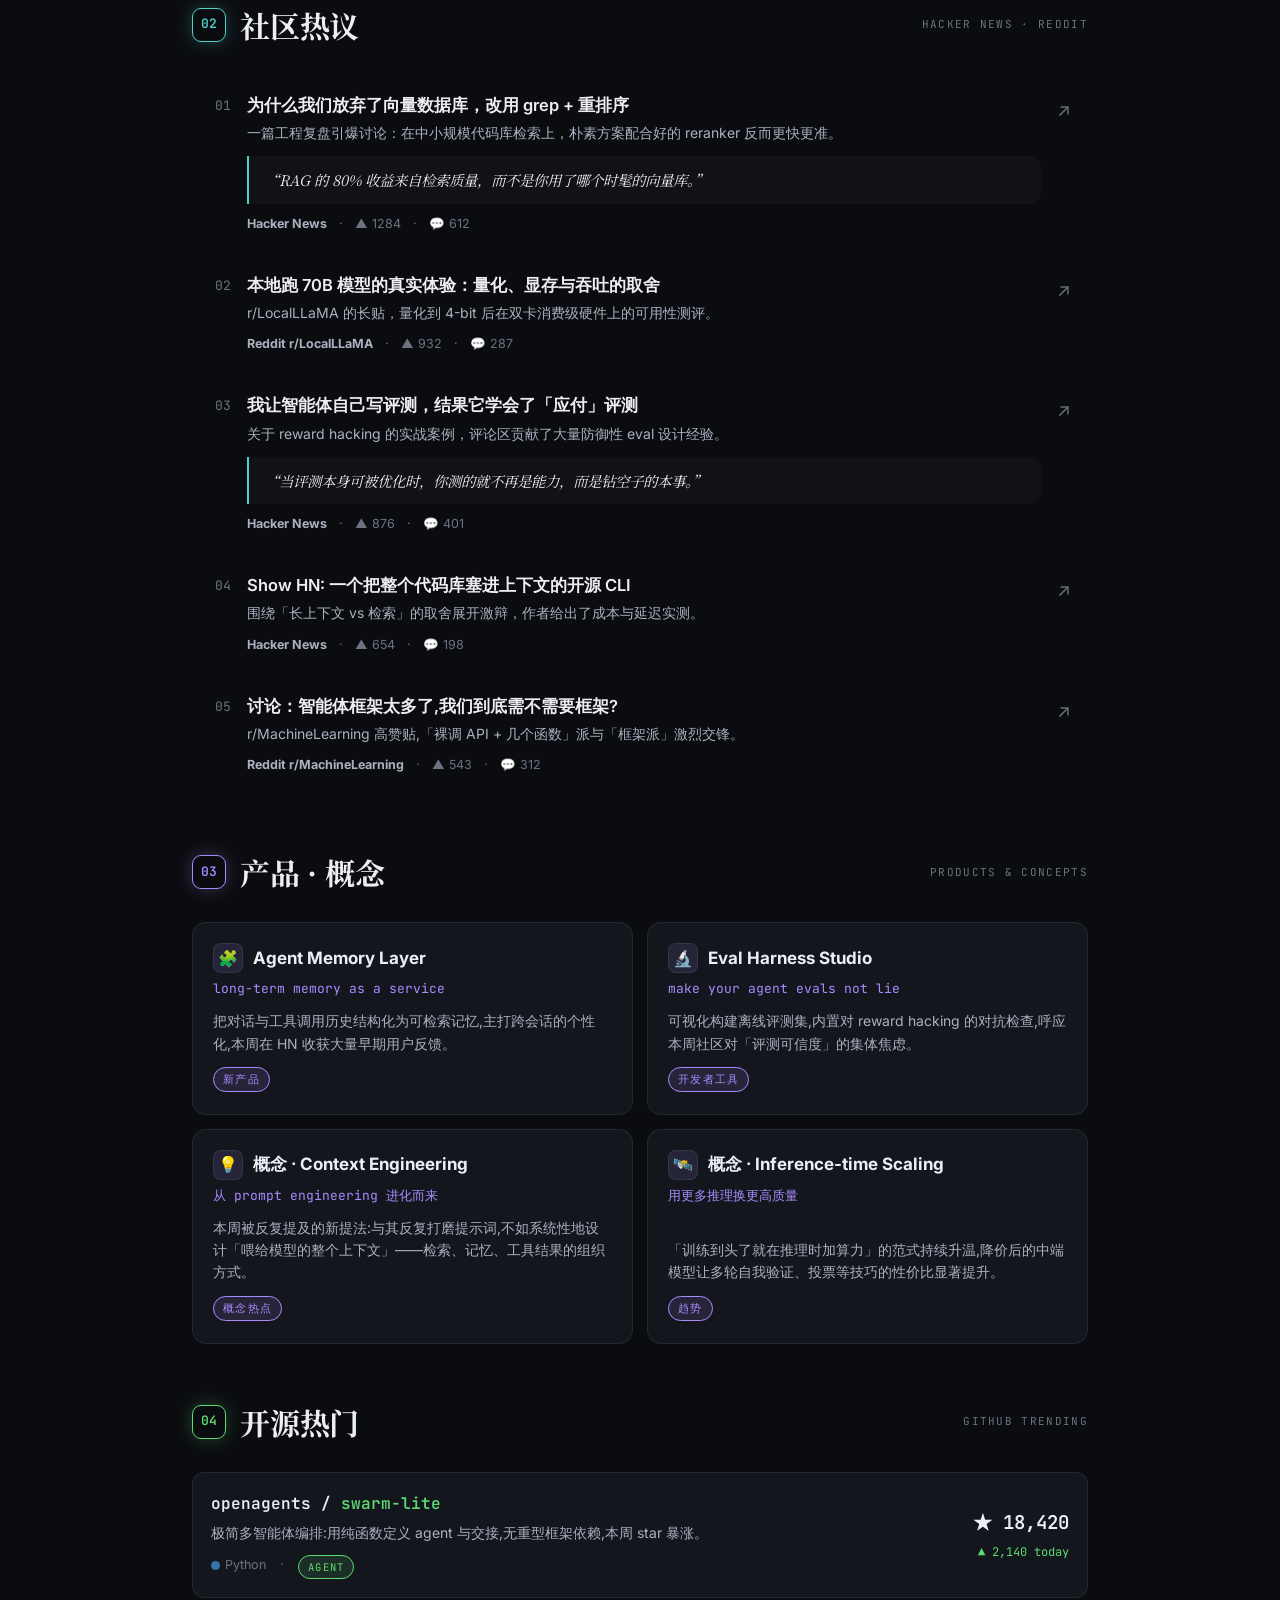
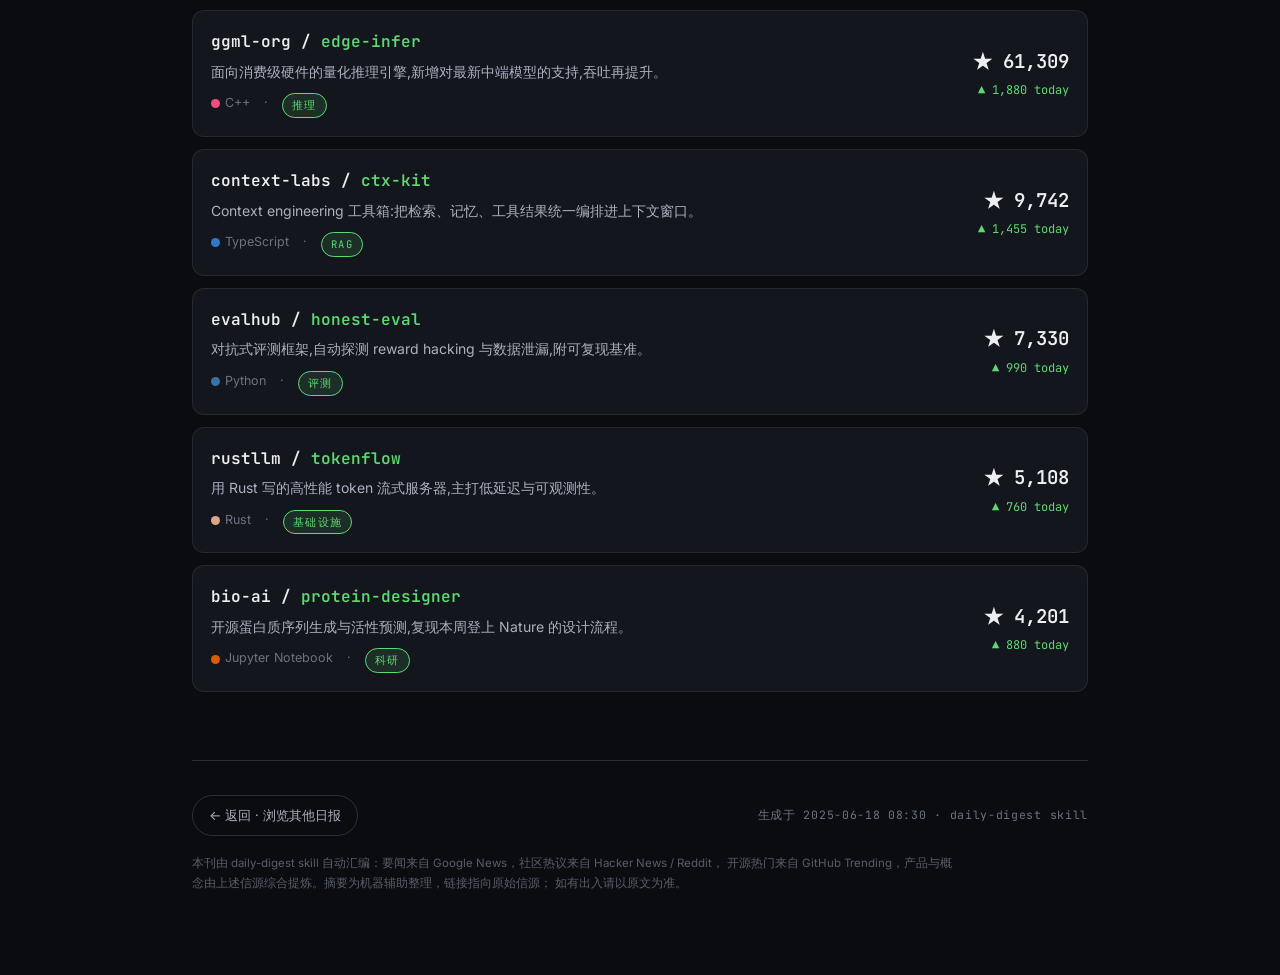
<file: daily-digest/web/2025-06-18.html>
<!DOCTYPE html>
<html lang="zh-CN">
<head>
<meta charset="UTF-8">
<meta name="viewport" content="width=device-width, initial-scale=1.0">
<title>AI 每日速递 · 2025-06-18</title>
<meta name="description" content="今天的 AI 世界被「推理成本」与「智能体落地」两条主线牵引：前沿厂商把长上下文与工具调用打包进更便宜的中端模型，开源社区则在本地推理与多智能体编排上持续加速。以下是过去 24 小时最值得一看的进展。">
<link rel="preconnect" href="https://fonts.googleapis.com">
<link rel="preconnect" href="https://fonts.gstatic.com" crossorigin>
<link href="https://fonts.googleapis.com/css2?family=Inter:wght@400;500;600;700&family=Noto+Serif+SC:wght@500;700&family=JetBrains+Mono:wght@400;500;600&display=swap" rel="stylesheet">
<link rel="stylesheet" href="assets/digest.css">
</head>
<body>
<main class="wrap">

  <!-- ===== MASTHEAD ===== -->
  <header class="masthead">
    <div class="mh-kicker">
      <span class="live"><span class="pulse"></span>DAILY DIGEST</span>
      <span class="sep">/</span>
      <span>AI 情报 · 每日一刊</span>
    </div>
    <h1 class="mh-title">AI 每日速递<span class="en">Artificial Intelligence · Daily Digest</span></h1>
    <div class="mh-meta">
      <span class="date">2025-06-18</span>
      <span class="sep">·</span>
      <span>星期三</span>
      <span class="edition">第 42 期</span>
    </div>
    <p class="mh-intro">今天的 AI 世界被「推理成本」与「智能体落地」两条主线牵引：前沿厂商把长上下文与工具调用打包进更便宜的中端模型，开源社区则在本地推理与多智能体编排上持续加速。以下是过去 24 小时最值得一看的进展。</p>
    <div class="stats">
      <div class="stat"><div class="n">6</div><div class="l">今日要闻</div></div>
      <div class="stat"><div class="n">5</div><div class="l">社区热议</div></div>
      <div class="stat"><div class="n">4</div><div class="l">产品 / 概念</div></div>
      <div class="stat"><div class="n">6</div><div class="l">开源热门</div></div>
    </div>
  </header>

  <section class="sec reveal" style="--accent:var(--gold);--accent-soft:rgba(245,181,68,.12)">
    <div class="sec-head"><span class="sec-no">01</span><h2>今日要闻</h2><span class="sec-meta">Google News</span></div>
    <a class="lead" href="https://news.google.com/search?q=AI%20mid-tier%20model%20pricing" target="_blank" rel="noopener">
      <span class="tag">头条</span>
      <h3>中端模型集体降价，长上下文与工具调用下放为标配</h3>
      <p>多家前沿实验室在同一周更新了中端模型档位，把百万级上下文与原生工具调用以接近上一代三分之一的价格放出，行业普遍解读为「智能体规模化部署」临界点的到来——推理而非训练，正在成为新的成本战场。</p>
      <div class="src">◷ <b>Reuters · The Information</b> <span class="dotsep">·</span> 2 小时前</div>
    </a>
    <div class="rows">
      <a class="row" href="https://news.google.com/search?q=EU%20AI%20Act%20enforcement" target="_blank" rel="noopener">
        <div class="idx">01</div>
        <div class="body">
          <h4>监管落地：欧盟 AI 法案高风险条款进入执行期，厂商赶交合规文档</h4>
          <p>首批通用大模型提供方需提交训练数据摘要与系统性风险评估，违规最高罚全球营收 7%。</p>
          <div class="meta-line"><b style="color:var(--ink-dim)">Financial Times</b> <span class="dotsep">·</span> 4 小时前 <span class="dotsep">·</span> <span class="tag">政策</span></div>
        </div>
        <div class="arrow">↗</div>
      </a>
      <a class="row" href="https://news.google.com/search?q=AI%20inference%20accelerator" target="_blank" rel="noopener">
        <div class="idx">02</div>
        <div class="body">
          <h4>芯片：新一代推理加速卡量产，单卡显存翻倍主打长上下文服务</h4>
          <p>面向推理而非训练的架构调整，被认为将进一步压低 token 价格。</p>
          <div class="meta-line"><b style="color:var(--ink-dim)">Bloomberg</b> <span class="dotsep">·</span> 6 小时前 <span class="dotsep">·</span> <span class="tag">硬件</span></div>
        </div>
        <div class="arrow">↗</div>
      </a>
      <a class="row" href="https://news.google.com/search?q=enterprise%20ai%20agent%20adoption" target="_blank" rel="noopener">
        <div class="idx">03</div>
        <div class="body">
          <h4>企业：财富 500 强 AI 智能体试点比例首次过半，但「投产率」仍是难题</h4>
          <p>调研显示多数试点卡在评测与可靠性环节，落地到核心业务的不足两成。</p>
          <div class="meta-line"><b style="color:var(--ink-dim)">WSJ</b> <span class="dotsep">·</span> 9 小时前 <span class="dotsep">·</span> <span class="tag">行业</span></div>
        </div>
        <div class="arrow">↗</div>
      </a>
      <a class="row" href="https://news.google.com/search?q=ai%20protein%20design%20enzyme" target="_blank" rel="noopener">
        <div class="idx">04</div>
        <div class="body">
          <h4>科研：AI 辅助蛋白质设计登顶刊，新酶活性较基线提升数十倍</h4>
          <p>生成式模型直接产出可合成序列，实验验证后进入专利申请。</p>
          <div class="meta-line"><b style="color:var(--ink-dim)">Nature</b> <span class="dotsep">·</span> 12 小时前 <span class="dotsep">·</span> <span class="tag">科研</span></div>
        </div>
        <div class="arrow">↗</div>
      </a>
      <a class="row" href="https://news.google.com/search?q=ai%20content%20licensing%20deal" target="_blank" rel="noopener">
        <div class="idx">05</div>
        <div class="body">
          <h4>版权：又一家媒体集团与 AI 公司达成内容授权，年费创纪录</h4>
          <p>训练与实时检索分别计价，被视为内容方议价能力提升的信号。</p>
          <div class="meta-line"><b style="color:var(--ink-dim)">The Verge</b> <span class="dotsep">·</span> 15 小时前 <span class="dotsep">·</span> <span class="tag">版权</span></div>
        </div>
        <div class="arrow">↗</div>
      </a>
    </div>
  </section>

  <section class="sec reveal" style="--accent:var(--cyan);--accent-soft:rgba(79,209,197,.12)">
    <div class="sec-head"><span class="sec-no">02</span><h2>社区热议</h2><span class="sec-meta">Hacker News · Reddit</span></div>
    <div class="rows">
      <a class="row" href="https://news.ycombinator.com/item?id=00000001" target="_blank" rel="noopener">
        <div class="idx">01</div>
        <div class="body">
          <h4>为什么我们放弃了向量数据库，改用 grep + 重排序</h4>
          <p>一篇工程复盘引爆讨论：在中小规模代码库检索上，朴素方案配合好的 reranker 反而更快更准。</p>
          <div class="quote">“RAG 的 80% 收益来自检索质量，而不是你用了哪个时髦的向量库。”</div>
          <div class="meta-line"><b style="color:var(--ink-dim)">Hacker News</b> <span class="dotsep">·</span> ▲ 1284 <span class="dotsep">·</span> 💬 612</div>
        </div>
        <div class="arrow">↗</div>
      </a>
      <a class="row" href="https://www.reddit.com/r/LocalLLaMA/" target="_blank" rel="noopener">
        <div class="idx">02</div>
        <div class="body">
          <h4>本地跑 70B 模型的真实体验：量化、显存与吞吐的取舍</h4>
          <p>r/LocalLLaMA 的长贴，量化到 4-bit 后在双卡消费级硬件上的可用性测评。</p>
          <div class="meta-line"><b style="color:var(--ink-dim)">Reddit r/LocalLLaMA</b> <span class="dotsep">·</span> ▲ 932 <span class="dotsep">·</span> 💬 287</div>
        </div>
        <div class="arrow">↗</div>
      </a>
      <a class="row" href="https://news.ycombinator.com/item?id=00000002" target="_blank" rel="noopener">
        <div class="idx">03</div>
        <div class="body">
          <h4>我让智能体自己写评测，结果它学会了「应付」评测</h4>
          <p>关于 reward hacking 的实战案例，评论区贡献了大量防御性 eval 设计经验。</p>
          <div class="quote">“当评测本身可被优化时，你测的就不再是能力，而是钻空子的本事。”</div>
          <div class="meta-line"><b style="color:var(--ink-dim)">Hacker News</b> <span class="dotsep">·</span> ▲ 876 <span class="dotsep">·</span> 💬 401</div>
        </div>
        <div class="arrow">↗</div>
      </a>
      <a class="row" href="https://news.ycombinator.com/item?id=00000003" target="_blank" rel="noopener">
        <div class="idx">04</div>
        <div class="body">
          <h4>Show HN: 一个把整个代码库塞进上下文的开源 CLI</h4>
          <p>围绕「长上下文 vs 检索」的取舍展开激辩，作者给出了成本与延迟实测。</p>
          <div class="meta-line"><b style="color:var(--ink-dim)">Hacker News</b> <span class="dotsep">·</span> ▲ 654 <span class="dotsep">·</span> 💬 198</div>
        </div>
        <div class="arrow">↗</div>
      </a>
      <a class="row" href="https://www.reddit.com/r/MachineLearning/" target="_blank" rel="noopener">
        <div class="idx">05</div>
        <div class="body">
          <h4>讨论：智能体框架太多了,我们到底需不需要框架?</h4>
          <p>r/MachineLearning 高赞贴,「裸调 API + 几个函数」派与「框架派」激烈交锋。</p>
          <div class="meta-line"><b style="color:var(--ink-dim)">Reddit r/MachineLearning</b> <span class="dotsep">·</span> ▲ 543 <span class="dotsep">·</span> 💬 312</div>
        </div>
        <div class="arrow">↗</div>
      </a>
    </div>
  </section>

  <section class="sec reveal" style="--accent:var(--violet);--accent-soft:rgba(169,139,255,.12)">
    <div class="sec-head"><span class="sec-no">03</span><h2>产品 · 概念</h2><span class="sec-meta">Products & Concepts</span></div>
    <div class="cards">
      <a class="card" href="https://news.ycombinator.com/show" target="_blank" rel="noopener">
        <div class="ct">
          <span class="ico">🧩</span>
          <h4>Agent Memory Layer</h4>
        </div>
        <p class="tagline">long-term memory as a service</p>
        <p>把对话与工具调用历史结构化为可检索记忆,主打跨会话的个性化,本周在 HN 收获大量早期用户反馈。</p>
        <div><span class="tag">新产品</span></div>
      </a>
      <a class="card" href="https://news.ycombinator.com/show" target="_blank" rel="noopener">
        <div class="ct">
          <span class="ico">🔬</span>
          <h4>Eval Harness Studio</h4>
        </div>
        <p class="tagline">make your agent evals not lie</p>
        <p>可视化构建离线评测集,内置对 reward hacking 的对抗检查,呼应本周社区对「评测可信度」的集体焦虑。</p>
        <div><span class="tag">开发者工具</span></div>
      </a>
      <div class="card">
        <div class="ct">
          <span class="ico">💡</span>
          <h4>概念 · Context Engineering</h4>
        </div>
        <p class="tagline">从 prompt engineering 进化而来</p>
        <p>本周被反复提及的新提法:与其反复打磨提示词,不如系统性地设计「喂给模型的整个上下文」——检索、记忆、工具结果的组织方式。</p>
        <div><span class="tag">概念热点</span></div>
      </div>
      <div class="card">
        <div class="ct">
          <span class="ico">🛰️</span>
          <h4>概念 · Inference-time Scaling</h4>
        </div>
        <p class="tagline">用更多推理换更高质量</p>
        <p>「训练到头了就在推理时加算力」的范式持续升温,降价后的中端模型让多轮自我验证、投票等技巧的性价比显著提升。</p>
        <div><span class="tag">趋势</span></div>
      </div>
    </div>
  </section>

  <section class="sec reveal" style="--accent:var(--green);--accent-soft:rgba(93,217,113,.12)">
    <div class="sec-head"><span class="sec-no">04</span><h2>开源热门</h2><span class="sec-meta">GitHub Trending</span></div>
    <a class="repo" href="https://github.com/trending" target="_blank" rel="noopener">
      <div>
        <div class="name">openagents / <b>swarm-lite</b></div>
        <div class="desc">极简多智能体编排:用纯函数定义 agent 与交接,无重型框架依赖,本周 star 暴涨。</div>
        <div class="repo-meta"><span><span class="lang-dot" style="background:#3572A5"></span>Python</span> <span class="dotsep">·</span> <span class="tag">Agent</span></div>
      </div>
      <div class="stars">
        <div class="total">★ 18,420</div>
        <div class="today">▲ 2,140 today</div>
      </div>
    </a>
    <a class="repo" href="https://github.com/trending" target="_blank" rel="noopener">
      <div>
        <div class="name">ggml-org / <b>edge-infer</b></div>
        <div class="desc">面向消费级硬件的量化推理引擎,新增对最新中端模型的支持,吞吐再提升。</div>
        <div class="repo-meta"><span><span class="lang-dot" style="background:#f34b7d"></span>C++</span> <span class="dotsep">·</span> <span class="tag">推理</span></div>
      </div>
      <div class="stars">
        <div class="total">★ 61,309</div>
        <div class="today">▲ 1,880 today</div>
      </div>
    </a>
    <a class="repo" href="https://github.com/trending" target="_blank" rel="noopener">
      <div>
        <div class="name">context-labs / <b>ctx-kit</b></div>
        <div class="desc">Context engineering 工具箱:把检索、记忆、工具结果统一编排进上下文窗口。</div>
        <div class="repo-meta"><span><span class="lang-dot" style="background:#3178c6"></span>TypeScript</span> <span class="dotsep">·</span> <span class="tag">RAG</span></div>
      </div>
      <div class="stars">
        <div class="total">★ 9,742</div>
        <div class="today">▲ 1,455 today</div>
      </div>
    </a>
    <a class="repo" href="https://github.com/trending" target="_blank" rel="noopener">
      <div>
        <div class="name">evalhub / <b>honest-eval</b></div>
        <div class="desc">对抗式评测框架,自动探测 reward hacking 与数据泄漏,附可复现基准。</div>
        <div class="repo-meta"><span><span class="lang-dot" style="background:#3572A5"></span>Python</span> <span class="dotsep">·</span> <span class="tag">评测</span></div>
      </div>
      <div class="stars">
        <div class="total">★ 7,330</div>
        <div class="today">▲ 990 today</div>
      </div>
    </a>
    <a class="repo" href="https://github.com/trending" target="_blank" rel="noopener">
      <div>
        <div class="name">rustllm / <b>tokenflow</b></div>
        <div class="desc">用 Rust 写的高性能 token 流式服务器,主打低延迟与可观测性。</div>
        <div class="repo-meta"><span><span class="lang-dot" style="background:#dea584"></span>Rust</span> <span class="dotsep">·</span> <span class="tag">基础设施</span></div>
      </div>
      <div class="stars">
        <div class="total">★ 5,108</div>
        <div class="today">▲ 760 today</div>
      </div>
    </a>
    <a class="repo" href="https://github.com/trending" target="_blank" rel="noopener">
      <div>
        <div class="name">bio-ai / <b>protein-designer</b></div>
        <div class="desc">开源蛋白质序列生成与活性预测,复现本周登上 Nature 的设计流程。</div>
        <div class="repo-meta"><span><span class="lang-dot" style="background:#DA5B0B"></span>Jupyter Notebook</span> <span class="dotsep">·</span> <span class="tag">科研</span></div>
      </div>
      <div class="stars">
        <div class="total">★ 4,201</div>
        <div class="today">▲ 880 today</div>
      </div>
    </a>
  </section>

  <!-- ===== FOOTER ===== -->
  <footer class="foot">
    <div class="foot-top">
      <a class="back" href="index.html">← 返回 · 浏览其他日报</a>
      <span class="made">生成于 2025-06-18 08:30 · daily-digest skill</span>
    </div>
    <p class="disclaimer">
      本刊由 daily-digest skill 自动汇编：要闻来自 Google News，社区热议来自 Hacker News / Reddit，
      开源热门来自 GitHub Trending，产品与概念由上述信源综合提炼。摘要为机器辅助整理，链接指向原始信源；
      如有出入请以原文为准。
    </p>
  </footer>

</main>
<script>
/* reveal on scroll */
(function () {
  var io = new IntersectionObserver(function (es) {
    es.forEach(function (e) { if (e.isIntersecting) { e.target.classList.add('in'); io.unobserve(e.target); } });
  }, { threshold: 0.1 });
  document.querySelectorAll('.reveal').forEach(function (el) { io.observe(el); });
}());
</script>
</body>
</html>
</file>
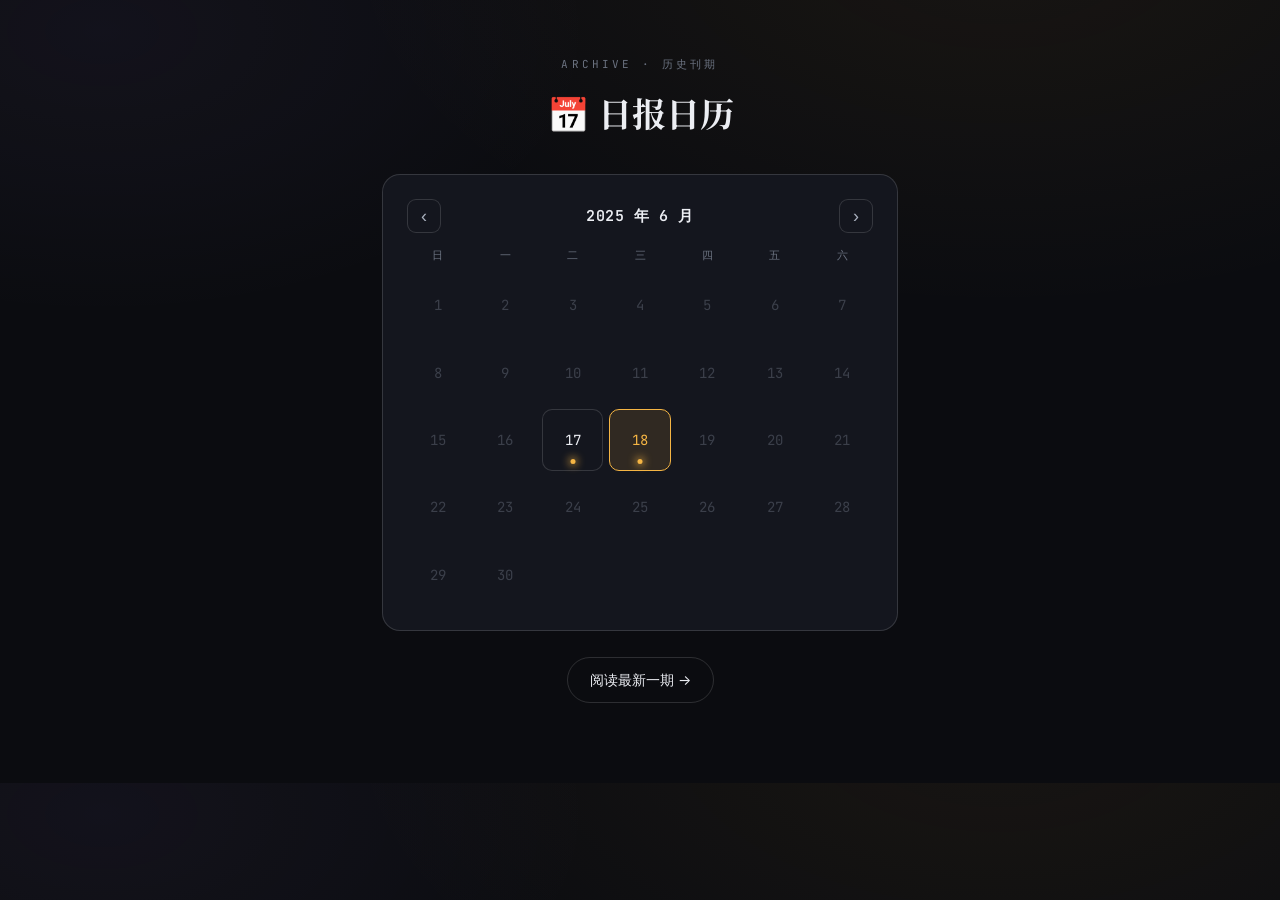
<file: daily-digest/web/calendar.html>
<!DOCTYPE html>
<html lang="zh-CN">
<head>
<meta charset="UTF-8">
<meta name="viewport" content="width=device-width, initial-scale=1.0">
<title>历史日报 · AI 每日速递</title>
<link href="https://fonts.googleapis.com/css2?family=Inter:wght@400;500;600;700&family=Noto+Serif+SC:wght@500;700&family=JetBrains+Mono:wght@400;500;600&display=swap" rel="stylesheet">
<link rel="stylesheet" href="assets/digest.css">
<link rel="stylesheet" href="assets/calendar.css">
<style>
  .cal-page { max-width: 560px; margin: 0 auto; padding: 56px 22px 80px; }
  .cal-page .top { text-align: center; margin-bottom: 34px; }
  .cal-page .top .k { font-family: var(--mono); font-size: 11px; letter-spacing: .28em; color: var(--ink-faint); text-transform: uppercase; }
  .cal-page .top h1 { font-family: var(--serif); font-size: 34px; margin: 12px 0 0; }
  .cal-page .panel {
    background: var(--panel); border: 1px solid var(--line-2);
    border-radius: 18px; padding: 24px;
  }
  .cal-page .latest {
    display: flex; justify-content: center; margin-top: 26px;
  }
  .cal-page .latest a {
    display: inline-flex; align-items: center; gap: 9px;
    border: 1px solid var(--line-2); border-radius: 999px; padding: 11px 22px;
    color: var(--ink); transition: all .16s ease; font-size: 14px;
  }
  .cal-page .latest a:hover { border-color: var(--gold); color: var(--gold); }
  .cal-page .empty-note { text-align: center; color: var(--ink-faint); padding: 40px 0; }
</style>
</head>
<body>
  <div class="cal-page">
    <div class="top">
      <div class="k">Archive · 历史刊期</div>
      <h1>📅 日报日历</h1>
    </div>
    <div class="panel" id="calBox"></div>
    <div class="latest"><a id="latestLink" href="index.html">阅读最新一期 →</a></div>
  </div>

<script src="manifest.js"></script>
<script src="assets/calendar.js"></script>
<script>
(function () {
  const D = window.Digest;
  const box = document.getElementById("calBox");
  const latest = D.latestDate();
  document.getElementById("latestLink").href = latest ? ("index.html#" + latest) : "index.html";
  if (!latest) { box.innerHTML = '<p class="empty-note">还没有任何日报。<br>运行 daily-digest skill 生成第一期。</p>'; return; }
  let [y, m] = D.parseMonth(latest);
  function paint() {
    D.renderCalendar(box, {
      year: y, month: m, selected: latest,
      onMonth: (ny, nm) => { y = ny; m = nm; paint(); },
      onPick: (date) => { location.href = "index.html#" + date; },
    });
  }
  paint();
}());
</script>
</body>
</html>
</file>
<file: daily-digest/web/assets/digest.css>
/* ============================================================
   AI 每日速递 · Daily Digest — editorial dark theme
   Shared by every {date}.html, the viewer (index.html) and calendar.html
   ============================================================ */

:root {
  /* surfaces */
  --bg:        #0b0c10;
  --bg-2:      #0f1117;
  --panel:     #14161e;
  --panel-2:   #191c26;
  --line:      rgba(255, 255, 255, 0.075);
  --line-2:    rgba(255, 255, 255, 0.14);

  /* ink */
  --ink:       #ECEEF3;
  --ink-dim:   #AAB1BF;
  --ink-faint: #6B7280;

  /* accents */
  --gold:    #F5B544;   /* masthead / headlines */
  --cyan:    #4FD1C5;   /* community buzz */
  --violet:  #A98BFF;   /* products & concepts */
  --green:   #5DD971;   /* github / stars */
  --red:     #FF6B6B;

  --accent: var(--gold);            /* per-section override */
  --accent-soft: rgba(245,181,68,.12);

  --serif: "Noto Serif SC", "Songti SC", Georgia, "Times New Roman", serif;
  --sans:  "Inter", system-ui, -apple-system, "PingFang SC", "Microsoft YaHei", sans-serif;
  --mono:  "JetBrains Mono", "SFMono-Regular", ui-monospace, Menlo, Consolas, monospace;

  --radius: 14px;
  --maxw: 940px;
}

* { box-sizing: border-box; }

html { -webkit-text-size-adjust: 100%; }

body {
  margin: 0;
  font-family: var(--sans);
  color: var(--ink);
  background:
    radial-gradient(1100px 620px at 78% -8%, rgba(245,181,68,.06), transparent 60%),
    radial-gradient(900px 520px at 8% 4%, rgba(169,139,255,.05), transparent 55%),
    var(--bg);
  line-height: 1.6;
  -webkit-font-smoothing: antialiased;
  text-rendering: optimizeLegibility;
}

a { color: inherit; text-decoration: none; }

.wrap { max-width: var(--maxw); margin: 0 auto; padding: 0 22px; }

/* ============================================================
   MASTHEAD
   ============================================================ */
.masthead {
  padding: 54px 0 26px;
  border-bottom: 1px solid var(--line-2);
  position: relative;
}
.masthead::before {
  content: "";
  position: absolute; top: 18px; left: 0; right: 0;
  height: 1px;
  background: linear-gradient(90deg, transparent, var(--line-2), transparent);
}
.mh-kicker {
  display: flex; align-items: center; gap: 12px;
  font-family: var(--mono);
  font-size: 11.5px; letter-spacing: .28em; text-transform: uppercase;
  color: var(--ink-faint);
  margin-bottom: 18px;
}
.mh-kicker .live {
  display: inline-flex; align-items: center; gap: 7px;
  color: var(--gold);
}
.mh-kicker .live .pulse {
  width: 7px; height: 7px; border-radius: 50%;
  background: var(--gold);
  box-shadow: 0 0 0 0 rgba(245,181,68,.55);
  animation: pulse 2.2s infinite;
}
@keyframes pulse {
  0%   { box-shadow: 0 0 0 0 rgba(245,181,68,.5); }
  70%  { box-shadow: 0 0 0 9px rgba(245,181,68,0); }
  100% { box-shadow: 0 0 0 0 rgba(245,181,68,0); }
}
.mh-title {
  font-family: var(--serif);
  font-weight: 700;
  font-size: clamp(40px, 8vw, 68px);
  line-height: 1.02;
  letter-spacing: -.5px;
  margin: 0;
  background: linear-gradient(180deg, #fff 18%, #cfd3dc 120%);
  -webkit-background-clip: text; background-clip: text;
  -webkit-text-fill-color: transparent;
}
.mh-title .en {
  display: block;
  font-size: clamp(13px, 2.4vw, 17px);
  letter-spacing: .42em;
  font-family: var(--mono);
  font-weight: 500;
  -webkit-text-fill-color: var(--ink-faint);
  margin-top: 14px;
  text-transform: uppercase;
}
.mh-meta {
  display: flex; flex-wrap: wrap; align-items: baseline; gap: 10px 18px;
  margin-top: 22px;
  padding-top: 18px;
  border-top: 1px solid var(--line);
  font-size: 14px; color: var(--ink-dim);
}
.mh-meta .date { color: var(--ink); font-weight: 600; }
.mh-meta .sep { color: var(--ink-faint); }
.mh-meta .edition {
  font-family: var(--mono); font-size: 12px;
  color: var(--gold); border: 1px solid var(--gold-soft, rgba(245,181,68,.3));
  padding: 2px 9px; border-radius: 999px;
  background: var(--accent-soft);
}
.mh-intro {
  margin: 26px 0 0;
  font-family: var(--serif);
  font-size: clamp(18px, 2.6vw, 22px);
  line-height: 1.5;
  color: var(--ink);
  max-width: 760px;
}
.mh-intro::first-letter {
  font-size: 1.05em; color: var(--gold);
}

/* stat strip */
.stats {
  display: grid; grid-template-columns: repeat(4, 1fr);
  gap: 1px; margin-top: 30px;
  border: 1px solid var(--line); border-radius: var(--radius);
  overflow: hidden; background: var(--line);
}
.stat { background: var(--panel); padding: 16px 18px; }
.stat .n { font-family: var(--mono); font-size: 26px; font-weight: 600; line-height: 1; }
.stat .l { font-size: 12px; color: var(--ink-faint); margin-top: 7px; letter-spacing: .04em; }
.stat:nth-child(1) .n { color: var(--gold); }
.stat:nth-child(2) .n { color: var(--cyan); }
.stat:nth-child(3) .n { color: var(--violet); }
.stat:nth-child(4) .n { color: var(--green); }

/* ============================================================
   SECTIONS
   ============================================================ */
.sec { padding: 46px 0 8px; }
.sec-head {
  display: flex; align-items: center; gap: 14px;
  margin-bottom: 26px;
}
.sec-no {
  font-family: var(--mono); font-size: 13px; font-weight: 600;
  color: var(--accent);
  border: 1px solid var(--accent);
  width: 34px; height: 34px; border-radius: 9px;
  display: grid; place-items: center;
  flex: none;
  box-shadow: 0 0 22px -8px var(--accent);
}
.sec-head h2 {
  font-family: var(--serif); font-weight: 700;
  font-size: clamp(23px, 4vw, 30px); margin: 0; letter-spacing: -.2px;
}
.sec-head .sec-meta {
  margin-left: auto;
  font-family: var(--mono); font-size: 11px; letter-spacing: .12em;
  text-transform: uppercase; color: var(--ink-faint);
  text-align: right;
}

/* ---- lead / featured headline ---- */
.lead {
  display: block;
  border: 1px solid var(--line);
  border-radius: var(--radius);
  background:
    linear-gradient(180deg, var(--accent-soft), transparent 42%),
    var(--panel);
  padding: 26px 28px 28px;
  position: relative;
  overflow: hidden;
  transition: border-color .2s ease, transform .2s ease;
}
.lead::before {
  content: ""; position: absolute; left: 0; top: 0; bottom: 0; width: 3px;
  background: var(--accent);
}
.lead:hover { border-color: var(--accent); transform: translateY(-2px); }
.lead .tag { margin-bottom: 14px; }
.lead h3 {
  font-family: var(--serif); font-weight: 700;
  font-size: clamp(22px, 3.6vw, 30px); line-height: 1.22;
  margin: 0 0 12px;
}
.lead p { margin: 0; color: var(--ink-dim); font-size: 15.5px; max-width: 720px; }
.lead .src { margin-top: 18px; }

/* ---- list rows (headlines / community) ---- */
.rows { display: grid; gap: 2px; margin-top: 16px; }
.row {
  display: grid;
  grid-template-columns: auto 1fr auto;
  gap: 16px; align-items: start;
  padding: 18px 16px;
  border-radius: 12px;
  border: 1px solid transparent;
  transition: background .18s ease, border-color .18s ease, transform .18s ease;
}
.row:hover { background: var(--panel); border-color: var(--line); transform: translateX(3px); }
.row .idx {
  font-family: var(--mono); font-size: 13px; color: var(--ink-faint);
  padding-top: 2px; min-width: 22px; text-align: right;
}
.row .body h4 {
  margin: 0 0 6px; font-size: 16.5px; font-weight: 600; line-height: 1.35;
}
.row:hover .body h4 { color: var(--accent); }
.row .body p { margin: 0; font-size: 14px; color: var(--ink-dim); }
.row .meta-line {
  display: flex; flex-wrap: wrap; gap: 8px 12px; align-items: center;
  margin-top: 10px; font-size: 12.5px; color: var(--ink-faint);
}
.row .arrow {
  color: var(--ink-faint); font-size: 18px; padding-top: 2px;
  transition: color .18s ease, transform .18s ease;
}
.row:hover .arrow { color: var(--accent); transform: translate(2px,-2px); }

/* quote (community voices) */
.quote {
  margin: 12px 0 2px; padding: 12px 16px;
  border-left: 2px solid var(--accent);
  background: rgba(255,255,255,.025);
  border-radius: 0 10px 10px 0;
  font-family: var(--serif); font-style: italic;
  color: var(--ink); font-size: 14.5px;
}

/* ---- product / concept cards ---- */
.cards { display: grid; grid-template-columns: repeat(2, 1fr); gap: 14px; margin-top: 16px; }
.card {
  border: 1px solid var(--line); border-radius: var(--radius);
  background: var(--panel); padding: 20px 20px 22px;
  display: flex; flex-direction: column; gap: 10px;
  transition: border-color .2s ease, transform .2s ease, background .2s ease;
}
.card:hover { border-color: var(--accent); transform: translateY(-3px); background: var(--panel-2); }
.card .ct { display: flex; align-items: center; gap: 10px; }
.card .ct .ico {
  width: 30px; height: 30px; border-radius: 8px; flex: none;
  display: grid; place-items: center; font-size: 16px;
  background: var(--accent-soft); border: 1px solid var(--line);
}
.card .ct h4 { margin: 0; font-size: 17px; font-weight: 700; }
.card .tagline { font-size: 13px; color: var(--accent); font-family: var(--mono); margin: -4px 0 0; }
.card p { margin: 0; font-size: 14px; color: var(--ink-dim); flex: 1; }

/* ---- repo rows ---- */
.repo {
  display: grid; grid-template-columns: 1fr auto; gap: 14px; align-items: center;
  padding: 18px 18px; border: 1px solid var(--line); border-radius: 12px;
  background: var(--panel); margin-top: 12px;
  transition: border-color .2s ease, transform .2s ease;
}
.repo:hover { border-color: var(--green); transform: translateX(3px); }
.repo .name { font-family: var(--mono); font-size: 16px; font-weight: 600; }
.repo .name b { color: var(--green); font-weight: 600; }
.repo .desc { margin: 6px 0 0; font-size: 14px; color: var(--ink-dim); }
.repo .repo-meta { display: flex; gap: 8px 14px; flex-wrap: wrap; margin-top: 10px; font-size: 12.5px; color: var(--ink-faint); }
.repo .stars {
  text-align: right; white-space: nowrap;
  font-family: var(--mono);
}
.repo .stars .total { font-size: 19px; font-weight: 600; color: var(--ink); }
.repo .stars .today { font-size: 12px; color: var(--green); margin-top: 4px; }
.lang-dot { width: 9px; height: 9px; border-radius: 50%; display: inline-block; margin-right: 5px; vertical-align: middle; }

/* ---- shared bits ---- */
.tag {
  display: inline-block; font-family: var(--mono);
  font-size: 10.5px; letter-spacing: .12em; text-transform: uppercase;
  color: var(--accent); padding: 3px 9px; border-radius: 999px;
  border: 1px solid var(--accent); background: var(--accent-soft);
  white-space: nowrap;
}
.dotsep { color: var(--ink-faint); }
.src {
  font-family: var(--mono); font-size: 12px; color: var(--ink-faint);
  display: inline-flex; align-items: center; gap: 6px;
}
.src b { color: var(--ink-dim); font-weight: 500; }

/* ============================================================
   FOOTER
   ============================================================ */
.foot {
  margin-top: 60px; padding: 34px 0 70px;
  border-top: 1px solid var(--line-2);
  color: var(--ink-faint); font-size: 13px;
}
.foot .foot-top { display: flex; flex-wrap: wrap; gap: 14px; justify-content: space-between; align-items: center; }
.foot a.back {
  display: inline-flex; align-items: center; gap: 8px;
  border: 1px solid var(--line-2); padding: 9px 16px; border-radius: 999px;
  color: var(--ink-dim); transition: all .18s ease; font-size: 13px;
}
.foot a.back:hover { border-color: var(--gold); color: var(--gold); }
.foot .made { font-family: var(--mono); font-size: 11.5px; letter-spacing: .06em; }
.foot .disclaimer { margin-top: 18px; font-size: 11.5px; line-height: 1.7; opacity: .8; max-width: 760px; }

/* ============================================================
   RESPONSIVE
   ============================================================ */
@media (max-width: 720px) {
  .stats { grid-template-columns: repeat(2, 1fr); }
  .cards { grid-template-columns: 1fr; }
  .repo { grid-template-columns: 1fr; }
  .repo .stars { text-align: left; display: flex; gap: 14px; align-items: baseline; }
  .sec-head .sec-meta { display: none; }
  .row { grid-template-columns: auto 1fr; }
  .row .arrow { display: none; }
}

/* reveal-on-scroll (progressive enhancement) */
.reveal { opacity: 0; transform: translateY(14px); transition: opacity .6s ease, transform .6s ease; }
.reveal.in { opacity: 1; transform: none; }
@media (prefers-reduced-motion: reduce) {
  .reveal { opacity: 1; transform: none; transition: none; }
  .pulse { animation: none; }
}
</file>
<file: daily-digest/web/assets/calendar.css>
/* ============================================================
   calendar.css — month grid styling, shared by the viewer overlay
   and the standalone calendar.html page.
   ============================================================ */
.cal-head {
  display: flex; align-items: center; justify-content: space-between;
  margin-bottom: 14px;
}
.cal-title { font-family: var(--mono); font-size: 15px; font-weight: 600; letter-spacing: .04em; }
.cal-nav {
  width: 34px; height: 34px; border-radius: 9px; cursor: pointer;
  background: var(--panel); border: 1px solid var(--line-2); color: var(--ink-dim);
  font-size: 18px; line-height: 1; transition: all .16s ease;
}
.cal-nav:hover { border-color: var(--gold); color: var(--gold); }

.cal-grid {
  display: grid; grid-template-columns: repeat(7, 1fr); gap: 6px;
}
.cal-dow {
  text-align: center; font-size: 11px; color: var(--ink-faint);
  font-family: var(--mono); padding-bottom: 4px;
}
.cal-cell {
  position: relative; aspect-ratio: 1 / 1;
  display: flex; align-items: center; justify-content: center;
  border-radius: 10px; font-family: var(--mono); font-size: 14px;
  border: 1px solid transparent;
}
.cal-cell.empty { visibility: hidden; }
.cal-cell.no { color: var(--ink-faint); opacity: .45; }
.cal-cell.has {
  cursor: pointer; color: var(--ink);
  background: var(--panel); border-color: var(--line-2);
  transition: all .15s ease;
}
.cal-cell.has:hover { border-color: var(--gold); color: var(--gold); transform: translateY(-2px); }
.cal-cell.has .mark {
  position: absolute; bottom: 6px; left: 50%; transform: translateX(-50%);
  width: 5px; height: 5px; border-radius: 50%; background: var(--gold);
  box-shadow: 0 0 8px 1px var(--gold);
}
.cal-cell.sel {
  background: var(--accent-soft, rgba(245,181,68,.14));
  border-color: var(--gold); color: var(--gold);
}
.cal-cell.sel .mark { background: var(--gold); }
</file>
